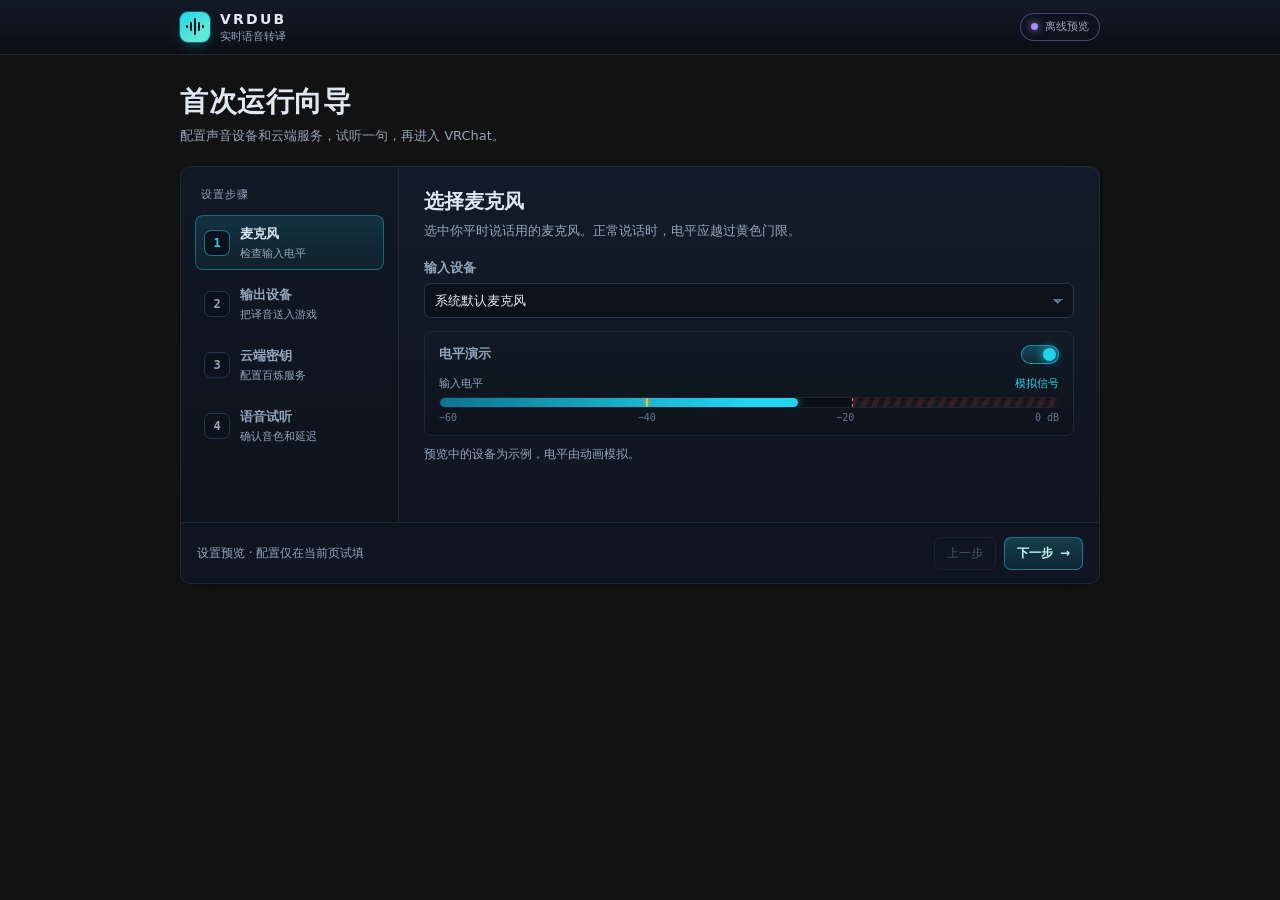
<file: vrdub/web/wizard-codex.html>
<!doctype html>
<html lang="zh-CN">
<head>
  <meta charset="utf-8">
  <meta name="viewport" content="width=device-width, initial-scale=1">
  <title>首次运行向导 · VRDUB</title>
  <style>
    :root {
      color-scheme: dark;
      --bg: #080b11;
      --bg-grad: radial-gradient(1200px 600px at 18% -10%, #12202c 0%, transparent 60%),
                  radial-gradient(900px 520px at 100% 0%, #161227 0%, transparent 55%);
      --panel: #0f1520;
      --panel-2: #131b28;
      --panel-3: #18212f;
      --line: #1d2836;
      --line-2: #27354a;
      --tx: #dfe7f2;
      --tx-2: #93a4bb;
      --tx-3: #63758d;
      --cy: #22d3ee;
      --cy-d: #0e7490;
      --pu: #a78bfa;
      --ok: #34d399;
      --warn: #fbbf24;
      --err: #f87171;
      --mono: ui-monospace, "Cascadia Mono", "Consolas", "SF Mono", monospace;
      --sans: "Segoe UI", "Microsoft YaHei UI", "Microsoft YaHei", system-ui, sans-serif;
      --r: 10px;
    }

    * { box-sizing: border-box; }
    body { margin: 0; background: var(--bg) var(--bg-grad); color: var(--tx); font: 13px/1.55 var(--sans); }
    h1, h2, p, ol, dl, dd { margin: 0; }
    ol { padding: 0; list-style: none; }
    input, select, button { font: inherit; color: inherit; }
    :focus-visible { outline: 2px solid var(--cy); outline-offset: 3px; }
    .topbar {
      border-bottom: 1px solid var(--line);
      background: linear-gradient(180deg, rgba(19,27,40,.96), rgba(10,14,21,.92));
    }
    .topbar-inner, .page { width: min(920px, calc(100% - 48px)); margin-inline: auto; }
    .topbar-inner { min-height: 54px; display: flex; align-items: center; justify-content: space-between; gap: 12px; }
    .brand { display: flex; align-items: center; gap: 10px; line-height: 1.2; }
    .brand strong { display: block; font-size: 14px; letter-spacing: .16em; }
    .brand small { display: block; margin-top: 2px; color: var(--tx-2); font-size: 11px; }
    .logo {
      width: 30px; height: 30px; border-radius: 8px; color: #07131a;
      display: flex; align-items: center; justify-content: center; gap: 2px;
      background: linear-gradient(140deg, var(--cy), #5eead4 70%);
      box-shadow: 0 0 0 1px rgba(34,211,238,.35), 0 6px 16px -8px rgba(34,211,238,.9);
    }
    .logo i { width: 2px; height: 9px; background: currentColor; border-radius: 2px; }
    .logo i:first-child, .logo i:last-child { height: 3px; }
    .logo i:nth-child(3) { height: 17px; }
    .conn { display: flex; align-items: center; gap: 7px; padding: 4px 10px; border-radius: 999px;
      border: 1px solid rgba(167,139,250,.4); background: #0c121b; color: var(--tx-2); font-size: 11px; }
    .conn::before { content: ""; width: 7px; height: 7px; border-radius: 50%; background: var(--pu); box-shadow: 0 0 9px var(--pu); }

    .page { padding-block: 29px 24px; }
    .intro { margin-bottom: 20px; }
    h1 { font-size: 28px; line-height: 1.25; letter-spacing: .02em; }
    .intro p, .panel-head p { margin-top: 7px; color: var(--tx-2); }
    .card {
      background: linear-gradient(180deg, var(--panel-2), var(--panel));
      border: 1px solid var(--line); border-radius: var(--r);
      box-shadow: 0 1px 0 rgba(255,255,255,.02) inset, 0 6px 18px -12px rgba(0,0,0,.9);
    }
    .wizard { display: grid; grid-template-columns: 218px minmax(0, 1fr); }
    .sidebar {
      padding: 19px 14px; border-right: 1px solid var(--line);
      border-radius: var(--r) 0 0 0; background: linear-gradient(180deg, #111925, #0d131c);
    }
    .sidebar-title { margin: 0 6px 12px; color: var(--tx-2); font-size: 11px; letter-spacing: .08em; }
    .step-list { display: grid; gap: 6px; }
    .step-link, .step-current {
      display: flex; align-items: center; gap: 10px; min-height: 55px;
      padding: 7px 8px; border: 1px solid transparent; border-radius: 8px;
      color: var(--tx-2); text-decoration: none;
    }
    .step-link:hover { background: var(--panel-3); color: var(--tx); }
    .step-number {
      display: grid; place-items: center; flex: 0 0 26px; height: 26px;
      border-radius: 7px; border: 1px solid var(--line-2); background: #0c121b;
      font: 600 12px/1 var(--mono);
    }
    .step-label b, .step-label small { display: block; }
    .step-label b { font-weight: 600; }
    .step-label small { margin-top: 1px; font-size: 11px; color: var(--tx-2); }
    .step-current {
      display: none; border-color: rgba(34,211,238,.38); color: var(--tx);
      background: linear-gradient(180deg, rgba(34,211,238,.14), rgba(34,211,238,.05));
    }
    .step-current .step-number { color: var(--cy); border-color: rgba(34,211,238,.5); }

    /* 片段链接负责切换步骤，表单控件保留在页面中。 */
    .panel, .actions { display: none; }
    .wizard:not(:has(.panel:target)) #mic, .panel:target { display: block; }
    .wizard:not(:has(.panel:target)) .step-mic .step-link,
    .wizard:has(#mic:target) .step-mic .step-link,
    .wizard:has(#output:target) .step-output .step-link,
    .wizard:has(#key:target) .step-key .step-link,
    .wizard:has(#preview:target) .step-preview .step-link { display: none; }
    .wizard:not(:has(.panel:target)) .step-mic .step-current,
    .wizard:has(#mic:target) .step-mic .step-current,
    .wizard:has(#output:target) .step-output .step-current,
    .wizard:has(#key:target) .step-key .step-current,
    .wizard:has(#preview:target) .step-preview .step-current,
    .wizard:not(:has(.panel:target)) .actions-mic,
    .wizard:has(#mic:target) .actions-mic,
    .wizard:has(#output:target) .actions-output,
    .wizard:has(#key:target) .actions-key,
    .wizard:has(#preview:target) .actions-preview { display: flex; }

    .workspace { min-height: 355px; padding: 22px 25px 23px; }
    .panel-head { margin-bottom: 17px; }
    h2 { font-size: 20px; line-height: 1.25; font-weight: 600; }
    .field { display: grid; gap: 5px; }
    .field > label, .control-label { font-weight: 600; color: var(--tx-2); }
    select, input[type=password] {
      width: 100%; min-width: 0; min-height: 35px; border-radius: 7px;
      padding: 6px 10px; border: 1px solid var(--line-2); background-color: #0c121b;
    }
    select {
      appearance: none; cursor: pointer; padding-right: 27px;
      background-image: linear-gradient(45deg, transparent 50%, #5d7089 50%), linear-gradient(135deg, #5d7089 50%, transparent 50%);
      background-position: calc(100% - 15px) 15px, calc(100% - 10px) 15px;
      background-size: 5px 5px; background-repeat: no-repeat;
    }
    select:hover, input[type=password]:hover { background-color: #0f1620; border-color: #33455d; }
    select:focus, input[type=password]:focus { border-color: var(--cy); box-shadow: 0 0 0 3px rgba(34,211,238,.12); outline: none; }
    input[type=password], code { font-family: var(--mono); }
    option { background: #0c121b; }
    .hint { color: var(--tx-2); font-size: 12px; }
    .inset {
      margin-top: 13px; padding: 12px 14px; border: 1px solid var(--line); border-radius: 8px;
      background: linear-gradient(180deg, #111a25, #0d131c);
    }
    .inset p + p { margin-top: 4px; }
    .meter-head, .switch-row, .play-row { display: flex; align-items: center; justify-content: space-between; gap: 10px; }
    .switch-row { cursor: pointer; }
    .switch {
      appearance: none; position: relative; flex: 0 0 38px; width: 38px; height: 19px; margin: 0;
      border: 1px solid var(--line-2); border-radius: 11px; background: #141d29; cursor: pointer; transition: .16s;
    }
    .switch::before {
      content: ""; position: absolute; inset: 2px auto auto 2px; width: 13px; height: 13px;
      border-radius: 50%; background: #5b6c83; transition: transform .18s;
    }
    .switch:checked { border-color: rgba(34,211,238,.6); background: linear-gradient(180deg, rgba(34,211,238,.26), rgba(34,211,238,.1)); }
    .switch:checked::before { transform: translateX(19px); background: var(--cy); box-shadow: 0 0 10px rgba(34,211,238,.9); }
    .meter { margin-top: 10px; }
    .meter-head { font-size: 11px; color: var(--tx-2); margin-bottom: 5px; }
    .meter-head b { color: var(--cy); font: 500 11px/1 var(--mono); }
    .track {
      position: relative; height: 11px; border-radius: 6px; overflow: hidden;
      background: #0b1119; border: 1px solid #1a2432; box-shadow: inset 0 1px 3px rgba(0,0,0,.6);
    }
    .risk-zone, .fill, .gate { position: absolute; top: 0; bottom: 0; }
    .risk-zone {
      inset-inline: 66.667% 0; border-left: 1px dashed var(--err);
      background: repeating-linear-gradient(115deg, rgba(248,113,113,.16) 0 5px, rgba(248,113,113,.07) 5px 10px);
    }
    .fill {
      left: 0; width: 58%; border-radius: 6px;
      background: linear-gradient(90deg, var(--cy-d), var(--cy) 85%); box-shadow: 0 0 10px rgba(34,211,238,.65);
      animation: signal 2.7s linear infinite;
    }
    .gate { left: 33.333%; width: 2px; border-radius: 2px; background: var(--warn); box-shadow: 0 0 5px rgba(251,191,36,.85); }
    .scale { display: flex; justify-content: space-between; margin-top: 5px; color: var(--tx-3); font: 10px/1 var(--mono); }
    .inset:has(#meter-demo:not(:checked)) .fill { animation: none; width: 0; }
    .inset:has(#meter-demo:not(:checked)) .meter-head b { color: var(--tx-2); }
    .meter-paused, .inset:has(#meter-demo:not(:checked)) .meter-active { display: none; }
    .inset:has(#meter-demo:not(:checked)) .meter-paused { display: inline; }
    @keyframes signal {
      0%, 100% { width: 19%; } 9% { width: 49%; } 19% { width: 63%; }
      31% { width: 37%; } 45% { width: 56%; } 57% { width: 26%; }
      67% { width: 65%; } 78% { width: 48%; } 88% { width: 32%; }
    }

    .route { display: flex; flex-wrap: wrap; align-items: center; gap: 8px; margin-block: 7px; color: var(--tx-2); }
    .route b { padding: 2px 7px; border: 1px solid var(--line-2); border-radius: 4px; color: var(--tx); font: 500 11px/1.5 var(--mono); }
    .settings { display: grid; gap: 7px; }
    .settings div { display: grid; grid-template-columns: 68px 1fr; gap: 8px; }
    .settings dt { color: var(--tx-2); }
    .settings code { overflow-wrap: anywhere; }
    .preview-controls { display: grid; grid-template-columns: 1fr 1fr; gap: 14px; align-items: end; }
    .rate { display: grid; gap: 5px; }
    .rate-track { display: flex; align-items: center; gap: 9px; min-height: 35px; }
    .rate-track span { color: var(--tx-2); font: 11px/1 var(--mono); }
    input[type=range] { appearance: none; min-width: 0; width: 100%; height: 16px; margin: 0; background: transparent; cursor: pointer; }
    input[type=range]::-webkit-slider-runnable-track { height: 4px; border-radius: 3px; background: #27354a; }
    input[type=range]::-webkit-slider-thumb {
      appearance: none; width: 12px; height: 12px; margin-top: -4px; border-radius: 50%;
      background: #dff9ff; border: 2px solid var(--cy); box-shadow: 0 0 8px rgba(34,211,238,.8);
    }
    input[type=range]::-moz-range-track { height: 4px; border-radius: 3px; background: #27354a; }
    input[type=range]::-moz-range-thumb { width: 9px; height: 9px; border-radius: 50%; background: #dff9ff; border: 2px solid var(--cy); box-shadow: 0 0 8px rgba(34,211,238,.8); }
    .sample { color: var(--tx); font-size: 14px; }
    .play-row { margin-top: 6px; }
    .metrics { display: grid; grid-template-columns: 1fr 1fr; gap: 9px; margin-top: 10px; }
    .metrics div { padding: 6px 10px; border: 1px solid var(--line); border-radius: 7px; background: #0c121b; }
    .metrics dt { color: var(--tx-2); font-size: 11px; }
    .metrics b { color: #eaf6ff; font: 600 23px/1.15 var(--mono); text-shadow: 0 0 22px rgba(34,211,238,.26); }
    .metrics small { color: var(--tx-2); font: 11px/1 var(--mono); }
    .preview-result { display: none; }
    #preview:has([open]) .preview-result { display: inline; }
    #preview:has([open]) .preview-idle { display: none; }
    .result-label { color: var(--ok); }
    summary { list-style: none; }
    summary::-webkit-details-marker { display: none; }

    .footer {
      grid-column: 1 / -1; display: flex; align-items: center; justify-content: space-between;
      gap: 12px; min-height: 61px; padding: 11px 16px;
      border-top: 1px solid var(--line); border-radius: 0 0 var(--r) var(--r); background: #0f1621;
    }
    .actions { align-items: center; gap: 8px; }
    .btn {
      display: inline-flex; align-items: center; justify-content: center; gap: 7px; min-height: 33px;
      padding: 5px 12px; border-radius: 7px; border: 1px solid var(--line-2);
      background: #16202e; color: var(--tx); font-size: 12px; text-decoration: none; white-space: nowrap;
      cursor: pointer; transition: .14s;
    }
    .btn.ghost { background: transparent; color: var(--tx-2); }
    .btn:hover { background: #1d2939; border-color: #34455c; transform: translateY(-1px); }
    .btn:active { transform: translateY(0); }
    .btn.primary { border-color: rgba(34,211,238,.45); background: linear-gradient(180deg, rgba(34,211,238,.22), rgba(34,211,238,.08)); color: #c8f7ff; font-weight: 600; }
    .btn.primary:hover { box-shadow: 0 0 18px -6px rgba(34,211,238,.8); background: linear-gradient(180deg, rgba(34,211,238,.32), rgba(34,211,238,.12)); }
    .btn:disabled { opacity: .45; cursor: default; transform: none; }
    .play-icon { width: 0; height: 0; border-block: 5px solid transparent; border-left: 8px solid currentColor; }
    #finished { position: fixed; inset: 0; width: min(370px, calc(100% - 32px)); padding: 20px; color: var(--tx); }
    #finished::backdrop { background: rgba(8,11,17,.72); }
    #finished p { margin-block: 8px 14px; }

    @media (max-width: 680px) {
      .topbar-inner, .page { width: calc(100% - 24px); }
      .page { padding-block: 19px; }
      .wizard { grid-template-columns: minmax(0, 1fr); }
      .sidebar { padding: 9px; border-right: 0; border-bottom: 1px solid var(--line); border-radius: var(--r) var(--r) 0 0; }
      .sidebar-title, .step-label small { display: none; }
      .step-list { grid-template-columns: repeat(4, minmax(0, 1fr)); gap: 3px; }
      .step-link, .step-current { flex-direction: column; gap: 4px; padding: 5px 2px; font-size: 11px; white-space: nowrap; }
      .step-number { flex-basis: auto; width: 22px; height: 22px; }
      .workspace { min-height: 0; padding: 16px 13px 18px; }
      .footer { padding-inline: 10px; }
    }
    @media (prefers-reduced-motion: reduce) {
      *, *::before { animation: none !important; transition: none !important; }
    }
  </style>
</head>
<body>
  <header class="topbar">
    <div class="topbar-inner">
      <div class="brand">
        <span class="logo" aria-hidden="true"><i></i><i></i><i></i><i></i><i></i></span>
        <div><strong>VRDUB</strong><small>实时语音转译</small></div>
      </div>
      <span class="conn">离线预览</span>
    </div>
  </header>

  <main class="page">
    <div class="intro">
      <h1>首次运行向导</h1>
      <p>配置声音设备和云端服务，试听一句，再进入 VRChat。</p>
    </div>

    <div class="wizard card">
      <nav class="sidebar" aria-label="向导步骤">
        <p class="sidebar-title">设置步骤</p>
        <ol class="step-list">
          <li class="step-mic">
            <a class="step-link" href="#mic"><span class="step-number">1</span><span class="step-label"><b>麦克风</b><small>检查输入电平</small></span></a>
            <span class="step-current" aria-current="step"><span class="step-number">1</span><span class="step-label"><b>麦克风</b><small>检查输入电平</small></span></span>
          </li>
          <li class="step-output">
            <a class="step-link" href="#output"><span class="step-number">2</span><span class="step-label"><b>输出设备</b><small>把译音送入游戏</small></span></a>
            <span class="step-current" aria-current="step"><span class="step-number">2</span><span class="step-label"><b>输出设备</b><small>把译音送入游戏</small></span></span>
          </li>
          <li class="step-key">
            <a class="step-link" href="#key"><span class="step-number">3</span><span class="step-label"><b>云端密钥</b><small>配置百炼服务</small></span></a>
            <span class="step-current" aria-current="step"><span class="step-number">3</span><span class="step-label"><b>云端密钥</b><small>配置百炼服务</small></span></span>
          </li>
          <li class="step-preview">
            <a class="step-link" href="#preview"><span class="step-number">4</span><span class="step-label"><b>语音试听</b><small>确认音色和延迟</small></span></a>
            <span class="step-current" aria-current="step"><span class="step-number">4</span><span class="step-label"><b>语音试听</b><small>确认音色和延迟</small></span></span>
          </li>
        </ol>
      </nav>

      <div class="workspace">
        <section class="panel" id="mic" tabindex="-1" aria-labelledby="mic-title">
          <div class="panel-head">
            <h2 id="mic-title">选择麦克风</h2>
            <p>选中你平时说话用的麦克风。正常说话时，电平应越过黄色门限。</p>
          </div>
          <div class="field">
            <label for="mic-device">输入设备</label>
            <select id="mic-device" aria-describedby="mic-hint">
              <option>系统默认麦克风</option>
              <option>耳机麦克风</option>
              <option>USB 麦克风</option>
            </select>
          </div>
          <div class="inset">
            <label class="switch-row" for="meter-demo">
              <span class="control-label">电平演示</span>
              <input class="switch" type="checkbox" role="switch" id="meter-demo" checked>
            </label>
            <div class="meter">
              <div class="meter-head"><span>输入电平</span><b><span class="meter-active">模拟信号</span><span class="meter-paused">已暂停</span></b></div>
              <div class="track" aria-hidden="true"><div class="risk-zone"></div><div class="fill"></div><i class="gate"></i></div>
              <div class="scale" aria-hidden="true"><span>−60</span><span>−40</span><span>−20</span><span>0 dB</span></div>
            </div>
          </div>
          <p class="hint" id="mic-hint" style="margin-top: 9px">预览中的设备为示例，电平由动画模拟。</p>
        </section>

        <section class="panel" id="output" tabindex="-1" aria-labelledby="output-title">
          <div class="panel-head">
            <h2 id="output-title">选择输出设备</h2>
            <p>把合成语音送进虚拟音频线，让 VRChat 里的其他玩家听到译音。</p>
          </div>
          <div class="field">
            <label for="output-device">译音输出设备</label>
            <select id="output-device">
              <option selected>CABLE Input（VB-Audio Virtual Cable）</option>
              <option>系统默认扬声器</option>
              <option>耳机</option>
            </select>
          </div>
          <div class="inset">
            <p class="control-label">在 VRChat 中选择 CABLE Output 作为麦克风</p>
            <div class="route"><span>VRDUB 输出</span><b>CABLE Input</b><span aria-hidden="true">→</span><b>CABLE Output</b><span>VRChat 麦克风</span></div>
            <p class="hint">如果只想在本机试听，可以选择耳机或扬声器。</p>
          </div>
          <label class="switch-row inset" for="monitor">
            <span class="control-label">同时在耳机中监听译音</span>
            <input class="switch" type="checkbox" role="switch" id="monitor" checked>
          </label>
        </section>

        <section class="panel" id="key" tabindex="-1" aria-labelledby="key-title">
          <div class="panel-head">
            <h2 id="key-title">填写云端密钥</h2>
            <p>在阿里云百炼创建 API 密钥，用于翻译和语音合成。</p>
          </div>
          <div class="field">
            <label for="api-key">百炼 API 密钥</label>
            <input type="password" id="api-key" placeholder="填入示例密钥以预览" autocomplete="off" spellcheck="false" aria-describedby="key-hint">
            <p class="hint" id="key-hint">此处仅供试填。请在正式版中填写真实密钥。</p>
          </div>
          <dl class="inset settings">
            <div><dt>服务商</dt><dd>阿里云百炼 DashScope 兼容模式</dd></div>
            <div><dt>语音合成</dt><dd>云端 <code>tts-plus</code></dd></div>
            <div><dt>本地引擎</dt><dd>SenseVoice（ASR 语音识别）、PP-OCR（屏幕文字识别）</dd></div>
            <div><dt>配置路径</dt><dd><code>%LOCALAPPDATA%\VRDub\config\settings.json</code></dd></div>
          </dl>
        </section>

        <section class="panel" id="preview" tabindex="-1" aria-labelledby="preview-title">
          <div class="panel-head">
            <h2 id="preview-title">说一句试听</h2>
            <p>选好音色后，对麦克风读一句，再点「试听」查看译音结果。</p>
          </div>
          <div class="preview-controls">
            <div class="field">
              <label for="voice">音色</label>
              <select id="voice">
                <option selected>t3 · 克隆音色（默认）</option>
                <option>t1</option>
                <option>t2</option>
                <option>t4</option>
              </select>
            </div>
            <div class="rate">
              <label class="control-label" for="rate">语速</label>
              <div class="rate-track"><span aria-hidden="true">0.6×</span><input id="rate" type="range" min="0.6" max="1.6" step="0.02" value="1"><span aria-hidden="true">1.6×</span></div>
            </div>
          </div>
          <div class="inset">
            <p class="sample">「你好，很高兴在这里见到你。」</p>
            <div class="play-row">
              <p class="hint"><span class="preview-idle">点击试听，查看示例结果。</span><span class="preview-result result-label">试听结果示例</span></p>
              <details>
                <summary class="btn primary"><i class="play-icon" aria-hidden="true"></i><span class="preview-idle">试听</span><span class="preview-result">收起结果</span></summary>
              </details>
            </div>
            <dl class="metrics">
              <div><dt>延迟</dt><dd><b><span class="preview-idle">—</span><span class="preview-result">860</span></b> <small>毫秒</small></dd></div>
              <div><dt>首包</dt><dd><b><span class="preview-idle">—</span><span class="preview-result">320</span></b> <small>毫秒</small></dd></div>
            </dl>
          </div>
        </section>
      </div>

      <footer class="footer">
        <p class="hint">设置预览 · 配置仅在当前页试填</p>
        <div class="actions actions-mic"><button class="btn ghost" type="button" disabled>上一步</button><a class="btn primary" href="#output">下一步 <span aria-hidden="true">→</span></a></div>
        <div class="actions actions-output"><a class="btn ghost" href="#mic">上一步</a><a class="btn primary" href="#key">下一步 <span aria-hidden="true">→</span></a></div>
        <div class="actions actions-key"><a class="btn ghost" href="#output">上一步</a><a class="btn primary" href="#preview">下一步 <span aria-hidden="true">→</span></a></div>
        <div class="actions actions-preview"><a class="btn ghost" href="#key">上一步</a><button class="btn primary" type="button" popovertarget="finished">完成向导</button></div>
      </footer>
    </div>
  </main>

  <div class="card" id="finished" popover role="dialog" aria-labelledby="finished-title">
    <h2 id="finished-title">向导预览完成</h2>
    <p class="hint">正式版会将这些设置保存到本机配置文件。</p>
    <button class="btn primary" type="button" popovertarget="finished" popovertargetaction="hide">关闭</button>
  </div>
</body>
</html>
</file>
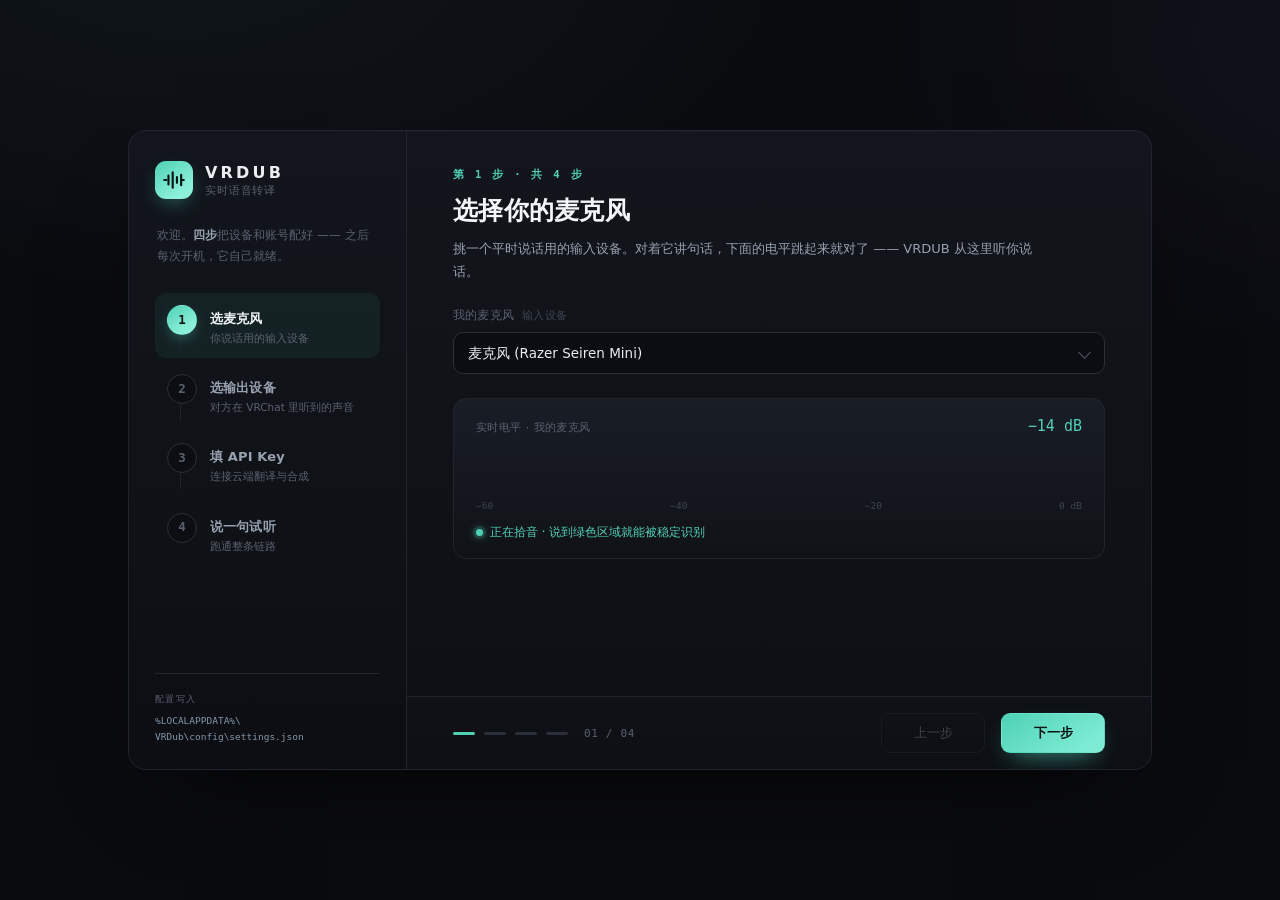
<file: vrdub/web/wizard-opus.html>
<!doctype html>
<html lang="zh-CN">
<head>
<meta charset="utf-8" />
<meta name="viewport" content="width=device-width, initial-scale=1" />
<title>VRDUB · 首次运行向导</title>
<style>
/* ============================================================
   VRDUB 首次运行向导 · 静态原型（纯 HTML + CSS，无 JS、无外链）
   编排：墨黑底 · 单一玉色主调 · 琥珀点缀 · 发丝分隔线 · 大留白
   步骤切换 = 隐藏 radio + :checked 兄弟选择器（零脚本）
   ============================================================ */
:root{
  --ink:#0a0b0f;
  --ink-grad:radial-gradient(1100px 620px at 14% -8%, #10161c 0%, transparent 58%),
             radial-gradient(900px 560px at 108% 4%, #12121c 0%, transparent 56%);
  --surface:#101217;
  --surface-2:#14171e;
  --raise:#191d26;
  --hair:#20242e;
  --hair-2:#2a3039;
  --txt:#e9ecf1;
  --txt-2:#98a1b0;
  --txt-3:#59616f;
  --txt-4:#3d4452;
  --accent:#4fd1b5;
  --accent-dim:#2f9e89;
  --accent-ink:#06120f;
  --amber:#f0b45a;
  --rose:#f0808a;
  --mono:ui-monospace,"Cascadia Mono","Consolas","SF Mono",monospace;
  --sans:"Segoe UI","Microsoft YaHei UI","Microsoft YaHei",system-ui,sans-serif;
  --radius:13px;
}
*{box-sizing:border-box}
[hidden]{display:none !important}
html,body{height:100%}
body{
  margin:0;display:grid;place-items:center;
  font-family:var(--sans);font-size:13.5px;color:var(--txt);
  background:var(--ink);background-image:var(--ink-grad);
  -webkit-font-smoothing:antialiased;overflow:hidden;
}
::selection{background:rgba(79,209,181,.26)}
button,select,input,textarea{font-family:inherit;font-size:inherit;color:inherit}
:focus-visible{outline:2px solid rgba(79,209,181,.55);outline-offset:2px}

.wiz{
  width:1024px;height:640px;display:flex;overflow:hidden;position:relative;
  border:1px solid var(--hair);border-radius:18px;
  background:linear-gradient(180deg,#12151b,#0d0f14);
  box-shadow:0 1px 0 rgba(255,255,255,.03) inset, 0 40px 100px -50px rgba(0,0,0,.96);
}
.sctl{position:absolute;opacity:0;pointer-events:none;width:0;height:0}

/* ===================== 左 · 步骤条 ===================== */
.rail{
  flex:0 0 278px;display:flex;flex-direction:column;padding:30px 26px 24px;
  border-right:1px solid var(--hair);
  background:linear-gradient(180deg,rgba(18,22,28,.6),rgba(9,11,15,.3));
}
.brand{display:flex;align-items:center;gap:12px}
.mark{
  width:38px;height:38px;border-radius:11px;display:grid;place-items:center;color:var(--accent-ink);
  background:linear-gradient(145deg,var(--accent),#8ef0da 78%);
  box-shadow:0 8px 22px -10px rgba(79,209,181,.9);
}
.brandtxt{display:flex;flex-direction:column;line-height:1.2}
.brandtxt b{font-size:16px;letter-spacing:.2em;font-weight:600}
.brandtxt span{font-size:10.5px;color:var(--txt-3);letter-spacing:.08em;margin-top:2px}
.welcome{margin:26px 2px 26px;font-size:12px;line-height:1.75;color:var(--txt-3)}
.welcome b{color:var(--txt-2);font-weight:600}

.steps{display:flex;flex-direction:column;gap:4px}
.sitem{
  display:grid;grid-template-columns:30px 1fr;gap:13px;align-items:start;
  padding:12px 12px;border-radius:11px;position:relative;
  transition:background .2s;
}
.snum{
  width:30px;height:30px;border-radius:50%;display:grid;place-items:center;z-index:2;
  font:600 12.5px/1 var(--mono);color:var(--txt-3);
  border:1px solid var(--hair-2);background:#0c0e13;transition:.2s;
}
.sitem::before{content:"";position:absolute;left:24.5px;top:42px;height:16px;width:1.5px;background:var(--hair);z-index:1}
.sitem:last-child::before{display:none}
.stext{display:flex;flex-direction:column;gap:3px;padding-top:5px}
.stext b{font-size:13px;font-weight:600;color:var(--txt-2);letter-spacing:.01em}
.stext span{font-size:10.5px;color:var(--txt-3);line-height:1.45}

.railfoot{margin-top:auto;padding-top:18px;border-top:1px solid var(--hair);font:10px/1.7 var(--mono)}
.railfoot .fk{color:var(--txt-3);letter-spacing:.14em;text-transform:uppercase;font-size:9px}
.railfoot .fv{color:#8696a8;margin-top:5px}
.railfoot .fv span{display:block;white-space:nowrap;font-size:9.5px}

/* ===================== 右 · 内容区 ===================== */
.stage{flex:1 1 auto;min-width:0;display:flex;flex-direction:column}
.panel{flex:1 1 auto;min-height:0;display:none;flex-direction:column}
.pbody{flex:1 1 auto;min-height:0;padding:38px 46px 20px;display:flex;flex-direction:column}
.eyebrow{font:600 10.5px/1 var(--mono);letter-spacing:.22em;color:var(--accent);text-transform:uppercase}
h1{margin:14px 0 10px;font-size:25px;font-weight:600;letter-spacing:.01em;color:#f2f5f9}
.lede{margin:0;font-size:13px;line-height:1.8;color:var(--txt-2);max-width:580px}
.lede b{color:var(--txt);font-weight:600}
code{font-family:var(--mono);font-size:11.5px;color:#9af0dc;background:rgba(79,209,181,.08);border:1px solid rgba(79,209,181,.2);border-radius:5px;padding:1px 6px}

/* ===================== 底 · 导航 ===================== */
.foot{
  flex:0 0 auto;display:flex;align-items:center;gap:16px;padding:16px 46px;
  border-top:1px solid var(--hair);background:linear-gradient(180deg,rgba(16,19,25,.5),transparent);
}
.pager{display:flex;align-items:center;gap:9px}
.pager i{width:22px;height:3px;border-radius:2px;background:var(--hair-2);transition:.25s}
.pgtxt{font:11px/1 var(--mono);color:var(--txt-3);letter-spacing:.06em}
.foot .spacer{flex:1}
/* ===================== 按钮 ===================== */
.btn{
  display:inline-flex;align-items:center;justify-content:center;gap:8px;
  padding:10px 20px;border-radius:9px;cursor:pointer;user-select:none;
  border:1px solid var(--hair-2);background:#161a22;color:var(--txt);
  font-size:13px;transition:.15s;white-space:nowrap;
}
.btn:hover{background:#1b2029;border-color:#36414f;transform:translateY(-1px)}
.btn:active{transform:translateY(0) scale(.99)}
.btn.primary{
  border-color:transparent;color:var(--accent-ink);font-weight:600;
  background:linear-gradient(145deg,var(--accent),#7eecd5 85%);
  box-shadow:0 10px 26px -12px rgba(79,209,181,.95);
}
.btn.primary:hover{box-shadow:0 12px 30px -10px rgba(79,209,181,1);filter:brightness(1.04)}
.btn.ghost{background:transparent;color:var(--txt-2);border-color:var(--hair-2)}
.btn.ghost:hover{color:var(--txt);background:#161a22}
.btn.lg{padding:11px 24px;font-size:14px}
.btn[disabled]{opacity:.35;pointer-events:none}
.navbtn{min-width:104px}
label.navbtn{cursor:pointer}

/* ===================== 表单控件 ===================== */
.field{display:flex;flex-direction:column;gap:8px;margin-bottom:18px;min-width:0}
.field>label{font-size:12px;color:var(--txt-3);letter-spacing:.02em;display:flex;gap:8px;align-items:baseline}
.field>label .hint{font-size:10.5px;color:var(--txt-4)}
.selwrap{position:relative}
.selwrap::after{
  content:"";position:absolute;right:16px;top:50%;width:8px;height:8px;margin-top:-5px;
  border-right:1.5px solid var(--txt-3);border-bottom:1.5px solid var(--txt-3);
  transform:rotate(45deg);pointer-events:none;
}
select,input[type=text],input[type=password],textarea{
  width:100%;min-width:0;background:#0b0d12;border:1px solid var(--hair-2);border-radius:10px;
  padding:12px 14px;color:var(--txt);font-size:13.5px;
  transition:border-color .15s,box-shadow .15s,background .15s;
}
select{appearance:none;padding-right:38px;cursor:pointer}
select:hover,textarea:hover,input:hover{border-color:#36414f;background-color:#0e1118}
select:focus,textarea:focus,input:focus{border-color:rgba(79,209,181,.6);box-shadow:0 0 0 3px rgba(79,209,181,.12);outline:none}
textarea{resize:none;line-height:1.75;min-height:70px;font-size:14px}
option{background:#0b0d12;color:var(--txt)}
.note{font-size:11.5px;line-height:1.65;color:var(--txt-3)}
.note.good{color:var(--accent)}
.note b{color:var(--txt-2);font-weight:600}

/* ===================== ① 分段 EQ 电平表 ===================== */
.levelcard{
  margin-top:6px;padding:20px 22px 18px;border-radius:var(--radius);
  border:1px solid var(--hair);background:linear-gradient(180deg,var(--raise),var(--surface));
}
.lvltop{display:flex;justify-content:space-between;align-items:baseline;margin-bottom:12px}
.lvltop .lk{font-size:11px;color:var(--txt-3);letter-spacing:.04em}
.lvltop .lv{font:500 15px/1 var(--mono);font-variant-numeric:tabular-nums;color:var(--accent)}
.eq{display:flex;align-items:flex-end;gap:3px;height:44px}
.eq span{
  flex:1;border-radius:2px;background:#1a2028;
  transform-origin:bottom;animation:eq 2.4s ease-in-out infinite;
}
.eq span:nth-child(3n){background:#1d2730}
@keyframes eq{
  0%,100%{height:16%;background:#1a2028}
  28%{height:70%;background:var(--accent-dim)}
  44%{height:40%}
  60%{height:92%;background:var(--accent)}
  76%{height:34%;background:var(--accent-dim)}
}
.eq span:nth-child(1){animation-delay:-.1s} .eq span:nth-child(2){animation-delay:-.9s}
.eq span:nth-child(3){animation-delay:-.4s} .eq span:nth-child(4){animation-delay:-1.3s}
.eq span:nth-child(5){animation-delay:-.6s} .eq span:nth-child(6){animation-delay:-.2s}
.eq span:nth-child(7){animation-delay:-1.1s} .eq span:nth-child(8){animation-delay:-.7s}
.eq span:nth-child(9){animation-delay:-.3s} .eq span:nth-child(10){animation-delay:-1.4s}
.eq span:nth-child(11){animation-delay:-.5s} .eq span:nth-child(12){animation-delay:-1s}
.eq span:nth-child(13){animation-delay:-.15s} .eq span:nth-child(14){animation-delay:-.85s}
.eq span:nth-child(15){animation-delay:-.45s} .eq span:nth-child(16){animation-delay:-1.2s}
.eq span:nth-child(17){animation-delay:-.65s} .eq span:nth-child(18){animation-delay:-.25s}
.eq span:nth-child(19){animation-delay:-1.05s} .eq span:nth-child(20){animation-delay:-.55s}
.eq span:nth-child(21){animation-delay:-.35s} .eq span:nth-child(22){animation-delay:-1.35s}
.eq span:nth-child(23){animation-delay:-.75s} .eq span:nth-child(24){animation-delay:-.95s}
.lvlscale{display:flex;justify-content:space-between;margin-top:10px;font:9.5px/1 var(--mono);color:var(--txt-4)}
.livedot{display:inline-flex;align-items:center;gap:7px;font-size:11.5px;color:var(--accent);margin-top:14px}
.livedot i{width:7px;height:7px;border-radius:50%;background:var(--accent);box-shadow:0 0 0 3px rgba(79,209,181,.15),0 0 10px rgba(79,209,181,.8);animation:pulse 2.2s ease-in-out infinite}
@keyframes pulse{0%,100%{opacity:1}50%{opacity:.4}}

/* ===================== ② 路由卡 + 信号流 ===================== */
.routecard{
  display:flex;align-items:center;gap:15px;margin-top:6px;padding:16px 18px;
  border-radius:var(--radius);border:1px solid rgba(79,209,181,.22);
  background:linear-gradient(180deg,rgba(79,209,181,.07),rgba(79,209,181,.02));
}
.routecard .ric{flex:0 0 auto;width:42px;height:42px;border-radius:11px;display:grid;place-items:center;color:var(--accent);border:1px solid rgba(79,209,181,.35);background:rgba(79,209,181,.08)}
.routecard .rtx{display:flex;flex-direction:column;gap:4px;min-width:0}
.routecard .rtx b{font-size:13px;color:#e6f6f1;font-weight:600}
.routecard .rtx span{font-size:11.5px;color:var(--txt-2);line-height:1.55}
.flow{display:flex;align-items:center;gap:9px;margin-top:20px;flex-wrap:wrap;font:11px/1 var(--mono)}
.flow .n{padding:7px 12px;border-radius:8px;border:1px solid var(--hair-2);background:#0b0d12;color:var(--txt-2)}
.flow .n.hl{color:var(--accent);border-color:rgba(79,209,181,.4);background:rgba(79,209,181,.07)}
.flow .ar{color:var(--txt-4)}

/* ===================== ③ 服务商 + 引擎分工 ===================== */
.provbar{
  display:flex;align-items:center;gap:13px;padding:14px 16px;margin-bottom:18px;
  border-radius:var(--radius);border:1px solid rgba(240,180,90,.26);
  background:linear-gradient(180deg,rgba(240,180,90,.08),rgba(240,180,90,.02));
}
.provbar .pd{width:9px;height:9px;border-radius:50%;background:var(--amber);box-shadow:0 0 0 3px rgba(240,180,90,.14),0 0 9px rgba(240,180,90,.6)}
.provbar .ptx{display:flex;flex-direction:column;gap:3px}
.provbar .ptx b{font-size:13px;color:#f4e4c6;font-weight:600}
.provbar .ptx span{font-size:10.5px;color:#b59a6a}
.provbar .ptag{margin-left:auto;font:10px/1 var(--mono);color:#f0cf98;border:1px solid rgba(240,180,90,.4);border-radius:999px;padding:6px 12px;letter-spacing:.04em}
.engines{display:flex;gap:10px}
.eng{flex:1;display:flex;flex-direction:column;gap:5px;padding:13px 14px;border-radius:11px;border:1px solid var(--hair);background:var(--surface-2)}
.eng .eh{display:flex;align-items:center;gap:7px;font-size:12px;color:#e2e8ef;font-weight:600}
.eng .eh .tag{font:9px/1 var(--mono);padding:3px 7px;border-radius:5px;border:1px solid currentColor}
.eng.cloud .eh .tag{color:var(--accent)}
.eng.local .eh .tag{color:var(--amber)}
.eng .ed{font-size:10.5px;color:var(--txt-3);line-height:1.55}

/* ===================== ④ 音色 + 试听 + 数字位 ===================== */
.voices{display:flex;gap:10px;margin-top:4px}
.voice{
  flex:1;display:flex;flex-direction:column;gap:5px;padding:13px 14px;border-radius:11px;cursor:pointer;user-select:none;position:relative;
  border:1px solid var(--hair-2);background:#0e1118;transition:transform .13s,border-color .15s,background .15s;
}
.voice:hover{transform:translateY(-2px);border-color:#36414f;background:#121621}
.voice .vn{font:600 15px/1 var(--mono);color:#aef0e2}
.voice .vl{font-size:10.5px;color:var(--txt-3)}
.voice.on{border-color:rgba(79,209,181,.6);background:rgba(79,209,181,.09)}
.voice.on .vn{color:#d6fff5}
.voice.on .vl{color:#8fe4d5}
.voice .badge{position:absolute;top:10px;right:10px;font:9px/1 var(--mono);color:var(--accent-ink);background:var(--accent);border-radius:5px;padding:3px 6px}
.audition{display:flex;align-items:center;gap:14px;margin-top:14px}
.audition .ph{font-size:11.5px;color:var(--txt-3);line-height:1.5}
.metrics{display:flex;gap:14px;margin-top:14px}
.metric{flex:1;padding:14px 20px;border-radius:var(--radius);border:1px solid var(--hair);background:linear-gradient(180deg,var(--raise),var(--surface))}
.metric .mk{font:600 9.5px/1 var(--mono);letter-spacing:.16em;color:var(--txt-3);text-transform:uppercase}
.metric .mv{font:600 34px/1 var(--mono);font-variant-numeric:tabular-nums;letter-spacing:-.02em;margin-top:9px;color:#eafaf6}
.metric .mv .u{font-size:14px;color:var(--txt-3);margin-left:5px}
.metric.amber .mv{color:#ffdca6}
.metric .mn{font-size:10.5px;color:var(--txt-3);margin-top:8px;line-height:1.5}
/* 试听前后态：#tried 切换 */
.audition .ic-redo{display:none}
.audition .audlabel.after{display:none}
#tried:checked ~ .wiz .audition .audlabel.before{display:none}
#tried:checked ~ .wiz .audition .audlabel.after{display:inline}
.audition .ph.after{display:none;align-items:center;gap:7px;color:var(--accent);font-size:11.5px}
.audition .ph.after .okdot{width:7px;height:7px;border-radius:50%;background:var(--accent);box-shadow:0 0 0 3px rgba(79,209,181,.15),0 0 9px rgba(79,209,181,.8)}
.metrics{transition:opacity .25s}
#tried:not(:checked) ~ .wiz .metrics{opacity:0;visibility:hidden}
#tried:checked ~ .wiz .audition .ic-play{display:none}
#tried:checked ~ .wiz .audition .ic-redo{display:inline}
#tried:checked ~ .wiz .audition .ph.before{display:none}
#tried:checked ~ .wiz .audition .ph.after{display:inline-flex}

/* ===================== 状态机 ===================== */
#s1:checked ~ .wiz #p1,#s2:checked ~ .wiz #p2,#s3:checked ~ .wiz #p3,#s4:checked ~ .wiz #p4{display:flex}
/* 当前步骤高亮 */
#s1:checked ~ .wiz .r1,#s2:checked ~ .wiz .r2,#s3:checked ~ .wiz .r3,#s4:checked ~ .wiz .r4{background:rgba(79,209,181,.07)}
#s1:checked ~ .wiz .r1 .snum,#s2:checked ~ .wiz .r2 .snum,#s3:checked ~ .wiz .r3 .snum,#s4:checked ~ .wiz .r4 .snum{
  color:var(--accent-ink);background:linear-gradient(145deg,var(--accent),#8ef0da 78%);border-color:transparent;box-shadow:0 6px 16px -7px rgba(79,209,181,.9)}
#s1:checked ~ .wiz .r1 .stext b,#s2:checked ~ .wiz .r2 .stext b,#s3:checked ~ .wiz .r3 .stext b,#s4:checked ~ .wiz .r4 .stext b{color:#f2f5f9}
/* 已过步骤打勾色 */
#s2:checked ~ .wiz .r1 .snum,#s3:checked ~ .wiz .r1 .snum,#s4:checked ~ .wiz .r1 .snum,
#s3:checked ~ .wiz .r2 .snum,#s4:checked ~ .wiz .r2 .snum,
#s4:checked ~ .wiz .r3 .snum{color:var(--accent);border-color:rgba(79,209,181,.45);background:rgba(79,209,181,.06)}
/* 底部进度条 */
#s1:checked ~ .wiz #p1 .pager i:nth-child(1),
#s2:checked ~ .wiz #p2 .pager i:nth-child(-n+2),
#s3:checked ~ .wiz #p3 .pager i:nth-child(-n+3),
#s4:checked ~ .wiz #p4 .pager i{background:var(--accent)}
</style>
</head>
<body>
<!-- 纯 CSS 步骤状态机：默认第 1 步 -->
<input class="sctl" type="radio" name="step" id="s1" checked>
<input class="sctl" type="radio" name="step" id="s2">
<input class="sctl" type="radio" name="step" id="s3">
<input class="sctl" type="radio" name="step" id="s4">
<input class="sctl" type="checkbox" id="tried">

<div class="wiz">

  <!-- ===== 左 · 步骤条 ===== -->
  <aside class="rail">
    <div class="brand">
      <div class="mark" aria-hidden="true">
        <svg viewBox="0 0 32 32" width="26" height="26" fill="none" stroke="currentColor" stroke-width="2.6" stroke-linecap="round">
          <path d="M4 16h2.4M9.2 10.5v11M14.4 6.5v19M19.6 12.5v7M24.8 9.5v13M28 16h-2.4"/>
        </svg>
      </div>
      <div class="brandtxt"><b>VRDUB</b><span>实时语音转译</span></div>
    </div>
    <div class="welcome">欢迎。<b>四步</b>把设备和账号配好 —— 之后每次开机，它自己就绪。</div>

    <div class="steps">
      <div class="sitem r1"><div class="snum">1</div><div class="stext"><b>选麦克风</b><span>你说话用的输入设备</span></div></div>
      <div class="sitem r2"><div class="snum">2</div><div class="stext"><b>选输出设备</b><span>对方在 VRChat 里听到的声音</span></div></div>
      <div class="sitem r3"><div class="snum">3</div><div class="stext"><b>填 API Key</b><span>连接云端翻译与合成</span></div></div>
      <div class="sitem r4"><div class="snum">4</div><div class="stext"><b>说一句试听</b><span>跑通整条链路</span></div></div>
    </div>

    <div class="railfoot">
      <div class="fk">配置写入</div>
      <div class="fv"><span>%LOCALAPPDATA%\</span><span>VRDub\config\settings.json</span></div>
    </div>
  </aside>

  <!-- ===== 右 · 内容区 ===== -->
  <div class="stage">

    <!-- ① 选麦克风 -->
    <section class="panel" id="p1">
      <div class="pbody">
        <div class="eyebrow">第 1 步 · 共 4 步</div>
        <h1>选择你的麦克风</h1>
        <p class="lede">挑一个平时说话用的输入设备。对着它讲句话，下面的电平跳起来就对了 —— VRDUB 从这里听你说话。</p>

        <div class="field" style="margin-top:24px">
          <label>我的麦克风 <span class="hint">输入设备</span></label>
          <div class="selwrap">
            <select>
              <option>麦克风 (Razer Seiren Mini)</option>
              <option>麦克风 (Realtek High Definition Audio)</option>
              <option>线路输入 (USB Audio CODEC)</option>
              <option>麦克风阵列 (Intel Smart Sound)</option>
            </select>
          </div>
        </div>

        <div class="levelcard">
          <div class="lvltop"><span class="lk">实时电平 · 我的麦克风</span><span class="lv">−14 dB</span></div>
          <div class="eq">
            <span></span><span></span><span></span><span></span><span></span><span></span>
            <span></span><span></span><span></span><span></span><span></span><span></span>
            <span></span><span></span><span></span><span></span><span></span><span></span>
            <span></span><span></span><span></span><span></span><span></span><span></span>
          </div>
          <div class="lvlscale"><span>−60</span><span>−40</span><span>−20</span><span>0 dB</span></div>
          <div class="livedot"><i></i>正在拾音 · 说到绿色区域就能被稳定识别</div>
        </div>
      </div>
      <footer class="foot">
        <div class="pager"><i></i><i></i><i></i><i></i></div>
        <span class="pgtxt">01 / 04</span>
        <span class="spacer"></span>
        <button class="btn ghost navbtn" disabled>上一步</button>
        <label class="btn primary navbtn" for="s2">下一步</label>
      </footer>
    </section>

    <!-- ② 选输出设备 -->
    <section class="panel" id="p2">
      <div class="pbody">
        <div class="eyebrow">第 2 步 · 共 4 步</div>
        <h1>选择对方听到的设备</h1>
        <p class="lede">VRDUB 把翻译后的声音送进一张虚拟声卡，VRChat 再把那张声卡当麦克风。默认选 <b>CABLE Input</b> 就好。</p>

        <div class="field" style="margin-top:24px">
          <label>对方听到 <span class="hint">输出设备 · 虚拟声卡</span></label>
          <div class="selwrap">
            <select>
              <option selected>CABLE Input (VB-Audio Virtual Cable)</option>
              <option>扬声器 (Realtek High Definition Audio)</option>
              <option>CABLE-B Input (VB-Audio Cable B)</option>
              <option>耳机 (USB Audio CODEC)</option>
            </select>
          </div>
        </div>

        <div class="routecard">
          <div class="ric" aria-hidden="true">
            <svg viewBox="0 0 24 24" width="22" height="22" fill="none" stroke="currentColor" stroke-width="2" stroke-linecap="round" stroke-linejoin="round"><path d="M3 10v4h3l4 4V6L6 10H3z"/><path d="M14 3.4a8.8 8.8 0 0 1 0 17.2"/><path d="M14 7.6a4.4 4.4 0 0 1 0 8.8"/></svg>
          </div>
          <div class="rtx">
            <b>已识别到 VB-Audio Virtual Cable</b>
            <span>译文从 CABLE Input 播出，在 VRChat 的麦克风里选 <code>CABLE Output</code>，对方听到的就是翻译后的你。</span>
          </div>
        </div>

        <div class="flow">
          <span class="n hl">VRDUB 合成音</span><span class="ar">→</span>
          <span class="n">CABLE Input</span><span class="ar">→</span>
          <span class="n">CABLE Output</span><span class="ar">→</span>
          <span class="n hl">VRChat 麦克风</span>
        </div>
        <p class="note" style="margin-top:18px">想顺带用耳机听一份合成音？进控制台在「我的监听」里再选设备，这一步先把对方那一路定下。</p>
      </div>
      <footer class="foot">
        <div class="pager"><i></i><i></i><i></i><i></i></div>
        <span class="pgtxt">02 / 04</span>
        <span class="spacer"></span>
        <label class="btn ghost navbtn" for="s1">上一步</label>
        <label class="btn primary navbtn" for="s3">下一步</label>
      </footer>
    </section>

    <!-- ③ 填 API Key -->
    <section class="panel" id="p3">
      <div class="pbody">
        <div class="eyebrow">第 3 步 · 共 4 步</div>
        <h1>填入 API Key</h1>
        <p class="lede">翻译和云端语音合成都走<b>阿里云百炼 DashScope</b>。到百炼控制台创建一个 API Key 粘进来，本地只做识别和截图。</p>

        <div class="provbar">
          <i class="pd"></i>
          <div class="ptx"><b>阿里云百炼 DashScope</b><span>OpenAI 兼容模式 · 翻译 + 云端 TTS</span></div>
          <span class="ptag">兼容模式</span>
        </div>

        <div class="field">
          <label>API Key <span class="hint">sk- 开头</span></label>
          <input type="password" value="sk-a1b2c3d4e5f6079819a2b3c4d5e6f701" spellcheck="false" autocomplete="off">
        </div>
        <p class="note good" style="margin-top:-8px;margin-bottom:22px">密钥明文存在本机 <code>settings.json</code>，除 DashScope 外不发往任何地方。</p>

        <div class="field" style="margin-bottom:10px"><label>引擎分工 <span class="hint">云端翻译 / 合成，本地识别 / 截图</span></label></div>
        <div class="engines">
          <div class="eng cloud"><div class="eh">云端 TTS<span class="tag">tts-plus</span></div><div class="ed">DashScope 语音合成，支持 t1–t4 克隆音色，出声这一路全走云端。</div></div>
          <div class="eng local"><div class="eh">本地 ASR<span class="tag">SenseVoice</span></div><div class="ed">说话识别在本机完成，低延迟，离线也能先出字。</div></div>
          <div class="eng local"><div class="eh">本地 OCR<span class="tag">PP-OCR</span></div><div class="ed">读聊天框里的文字，截图不出本机。</div></div>
        </div>
      </div>
      <footer class="foot">
        <div class="pager"><i></i><i></i><i></i><i></i></div>
        <span class="pgtxt">03 / 04</span>
        <span class="spacer"></span>
        <label class="btn ghost navbtn" for="s2">上一步</label>
        <label class="btn primary navbtn" for="s4">下一步</label>
      </footer>
    </section>

    <!-- ④ 说一句试听 -->
    <section class="panel" id="p4">
      <div class="pbody">
        <div class="eyebrow">第 4 步 · 共 4 步</div>
        <h1>说一句，听听效果</h1>
        <p class="lede">最后跑一遍整条链路。选个音色，点「试听」，VRDUB 用云端 <code>tts-plus</code> 合成下面这句日语，从 CABLE Input 播出并记下延迟。</p>

        <div class="field" style="margin-top:22px">
          <label>试听音色 <span class="hint">t3 克隆音色为默认</span></label>
          <div class="voices">
            <div class="voice"><span class="vn">t1</span><span class="vl">清亮女声</span></div>
            <div class="voice"><span class="vn">t2</span><span class="vl">沉稳男声</span></div>
            <div class="voice on"><span class="badge">默认</span><span class="vn">t3</span><span class="vl">克隆音色</span></div>
            <div class="voice"><span class="vn">t4</span><span class="vl">温柔少女</span></div>
          </div>
        </div>

        <div class="field" style="margin-bottom:0">
          <label>试听文本 <span class="hint">日语</span></label>
          <textarea spellcheck="false" rows="2">はじめまして、今日からよろしくお願いします。</textarea>
        </div>

        <div class="audition">
          <label class="btn primary lg" for="tried">
            <svg class="ic-play" viewBox="0 0 24 24" width="15" height="15" fill="currentColor"><path d="M8 5v14l11-7z"/></svg>
            <svg class="ic-redo" viewBox="0 0 24 24" width="15" height="15" fill="none" stroke="currentColor" stroke-width="2.2" stroke-linecap="round"><path d="M20 11a8 8 0 1 0-2.4 5.7"/><path d="M20 4v7h-7"/></svg>
            <span class="audlabel before">试听</span>
            <span class="audlabel after">再听一次</span>
          </label>
          <span class="ph before">不占用你的麦克风 · 直接从 CABLE Input 播放一遍</span>
          <span class="ph after"><i class="okdot"></i>已写入 CABLE Input · 对方已听到这句</span>
        </div>

        <div class="metrics">
          <div class="metric"><div class="mk">延迟</div><div class="mv">420<span class="u">ms</span></div><div class="mn">点试听 → 出声，整句端到端耗时</div></div>
          <div class="metric amber"><div class="mk">首包</div><div class="mv">180<span class="u">ms</span></div><div class="mn">云端返回第一段音频的时刻</div></div>
        </div>
      </div>
      <footer class="foot">
        <div class="pager"><i></i><i></i><i></i><i></i></div>
        <span class="pgtxt">04 / 04</span>
        <span class="spacer"></span>
        <label class="btn ghost navbtn" for="s3">上一步</label>
        <button class="btn primary navbtn">完成，进入控制台</button>
      </footer>
    </section>

  </div>
</div>
</body>
</html>
</file>
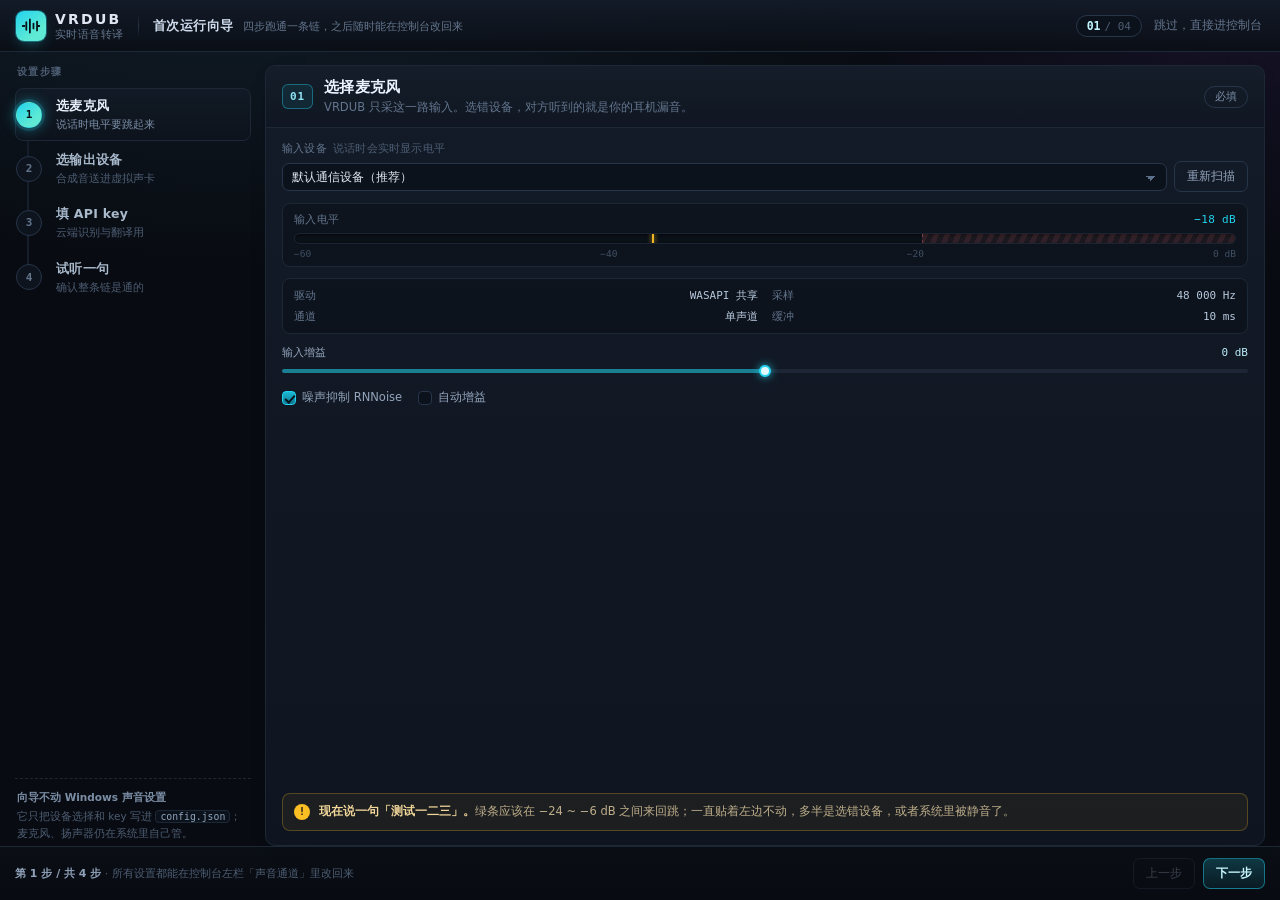
<file: vrdub/web/wizard.html>
<!doctype html>
<html lang="zh-CN">
<head>
<meta charset="utf-8">
<meta name="viewport" content="width=device-width, initial-scale=1">
<meta name="color-scheme" content="dark">
<title>VRDUB · 首次运行向导</title>
<style>
/* ============================================================
   VRDUB · 首次运行向导（单文件静态原型）
   设计变量与组件规则摘自 vrdub/web/style.css，未改动原文件
   ============================================================ */
:root{
  --bg:#080b11;
  --bg-grad:radial-gradient(1200px 600px at 18% -10%, #12202c 0%, transparent 60%),
            radial-gradient(900px 520px at 100% 0%, #161227 0%, transparent 55%);
  --panel:#0f1520;
  --panel-2:#131b28;
  --panel-3:#18212f;
  --line:#1d2836;
  --line-2:#27354a;
  --tx:#dfe7f2;
  --tx-2:#93a4bb;
  --tx-3:#63758d;
  --cy:#22d3ee;
  --cy-d:#0e7490;
  --pu:#a78bfa;
  --or:#fb923c;
  --ok:#34d399;
  --warn:#fbbf24;
  --err:#f87171;
  --mono:ui-monospace,"Cascadia Mono","Consolas","SF Mono",monospace;
  --sans:"Segoe UI","Microsoft YaHei UI","Microsoft YaHei",system-ui,sans-serif;
  --r:10px;
}
*{box-sizing:border-box}
html,body{height:100%}
body{
  margin:0;font-family:var(--sans);font-size:13px;color:var(--tx);
  background:var(--bg);background-image:var(--bg-grad);
  -webkit-font-smoothing:antialiased;overflow:hidden;
}
::selection{background:rgba(34,211,238,.28)}
button,select,input,textarea{font-family:inherit;font-size:inherit;color:inherit}
:focus-visible{outline:2px solid rgba(34,211,238,.6);outline-offset:1px}

/* ============ 骨架 ============ */
.wz{height:100%;display:flex;flex-direction:column;min-height:0}
.stepin{position:fixed;left:-60px;top:-60px;width:1px;height:1px;opacity:0;pointer-events:none}

/* ============ 顶栏 ============ */
.wz-top{
  flex:0 0 auto;display:flex;align-items:center;gap:14px;height:52px;padding:0 16px;
  border-bottom:1px solid var(--line);
  background:linear-gradient(180deg,rgba(19,27,40,.96),rgba(10,14,21,.92));
}
.brand{display:flex;align-items:center;gap:9px;min-width:0}
.logo{
  width:30px;height:30px;border-radius:8px;display:grid;place-items:center;color:#07131a;
  background:linear-gradient(140deg,var(--cy),#5eead4 70%);
  box-shadow:0 0 0 1px rgba(34,211,238,.35), 0 6px 16px -8px rgba(34,211,238,.9);
}
.brandtxt{display:flex;flex-direction:column;line-height:1.16}
.brandtxt b{font-size:14px;letter-spacing:.16em}
.brandtxt span{font-size:10.5px;color:var(--tx-3);letter-spacing:.04em}
.vline{display:block;width:1px;height:22px;background:linear-gradient(180deg,transparent,var(--line-2),transparent)}
.wztitle{display:flex;align-items:baseline;gap:9px;min-width:0}
.wztitle b{font-size:13px;font-weight:600;letter-spacing:.04em;color:#cfdced;white-space:nowrap}
.wztitle span{font-size:11px;color:var(--tx-3);white-space:nowrap;overflow:hidden;text-overflow:ellipsis}
.topright{margin-left:auto;display:flex;align-items:center;gap:10px}
.stepchip{
  align-items:baseline;gap:4px;
  font-family:var(--mono);font-variant-numeric:tabular-nums;font-size:11px;color:var(--tx-3);
  border:1px solid var(--line-2);background:#0c121b;border-radius:999px;padding:3px 10px;
}
.stepchip b{font-size:11.5px;font-weight:600;color:#bff5ff}
.stepchip em{font-style:normal;color:#4d5d73}
.skip{
  background:none;border:0;padding:4px 2px;cursor:pointer;
  font-size:11.5px;color:var(--tx-3);transition:color .14s;
}
.skip:hover{color:var(--tx)}

/* ============ 主体 ============ */
.wz-body{
  flex:1 1 auto;min-height:0;display:grid;
  grid-template-columns:236px minmax(0,1fr);
  gap:14px;padding:13px 15px 0;
}
.rail{display:flex;flex-direction:column;min-height:0}
.rhead{
  font-size:10px;font-weight:600;letter-spacing:.14em;text-transform:uppercase;
  color:#4d5d73;padding:0 0 9px 2px;
}
.rlist{position:relative;display:flex;flex-direction:column;gap:1px;padding-left:0}
.rltrack{
  position:absolute;left:12px;top:18px;bottom:18px;width:2px;border-radius:2px;
  background:#151e2a;overflow:hidden;
}
.rlprog{
  display:block;width:2px;height:6%;border-radius:2px;
  background:linear-gradient(180deg,rgba(34,211,238,.95),rgba(34,211,238,.22));
  box-shadow:0 0 9px rgba(34,211,238,.7);transition:height .28s cubic-bezier(.4,0,.2,1);
}
.rl{
  position:relative;display:flex;align-items:center;gap:10px;
  padding:9px 10px 9px 40px;border-radius:8px;cursor:pointer;
  border:1px solid transparent;transition:background .16s,border-color .16s;
}
.rl:hover{background:#0f1722;border-color:var(--line)}
.rdot{
  position:absolute;left:0;top:50%;transform:translateY(-50%);
  width:26px;height:26px;border-radius:50%;display:grid;place-items:center;
  font:600 11px/1 var(--mono);color:var(--tx-3);
  background:#0d141d;border:1px solid var(--line-2);
  transition:color .18s,background .18s,border-color .18s,box-shadow .18s;
}
.rtx{display:flex;flex-direction:column;gap:2px;min-width:0}
.rtx b{font-size:12.5px;font-weight:600;color:#a9bacd;letter-spacing:.02em;transition:color .16s}
.rtx i{font-style:normal;font-size:10.5px;color:#4d5d73;line-height:1.35}
.railnote{
  margin-top:auto;border-top:1px dashed var(--line);padding:10px 2px 4px;
  font-size:10.5px;line-height:1.6;color:#4d5d73;
}
.railnote b{display:block;color:#7b8ea6;font-weight:600;margin-bottom:3px;font-size:10.5px}
.railnote code{
  font-family:var(--mono);font-size:9.8px;color:#8fa4bd;
  background:#0c121b;border:1px solid var(--line);border-radius:4px;padding:0 4px;
}

/* ============ 右侧面板 ============ */
.wz-main{display:flex;min-width:0;min-height:0}
.pane{
  flex:1;min-height:0;flex-direction:column;overflow:hidden;
  background:linear-gradient(180deg,var(--panel-2),var(--panel));
  border:1px solid var(--line);border-radius:var(--r);
  box-shadow:0 1px 0 rgba(255,255,255,.02) inset, 0 6px 18px -12px rgba(0,0,0,.9);
}
.phd{
  flex:0 0 auto;display:flex;align-items:center;gap:11px;padding:12px 16px;
  border-bottom:1px solid var(--line);
  background:linear-gradient(180deg,#141d29,#101722);
}
.pnum{
  flex:0 0 auto;font:600 11px/1 var(--mono);letter-spacing:.08em;color:#8fe4f5;
  border:1px solid rgba(34,211,238,.4);background:rgba(34,211,238,.08);
  border-radius:6px;padding:6px 7px;
}
.ptx h1{margin:0;font-size:15px;font-weight:600;letter-spacing:.02em;color:#eaf3ff}
.ptx p{margin:2px 0 0;font-size:11.5px;line-height:1.4;color:var(--tx-3)}
.pflag{
  margin-left:auto;flex:0 0 auto;font-size:10.5px;color:#7b8ea6;
  border:1px solid var(--line-2);border-radius:999px;padding:3px 10px;white-space:nowrap;
}
.pbody{
  flex:1 1 auto;min-height:0;overflow:hidden;
  display:flex;flex-direction:column;gap:11px;padding:13px 16px 14px;
}

/* ============ 控件 ============ */
.field{display:flex;flex-direction:column;gap:5px;min-width:0}
.field>label{font-size:11px;color:var(--tx-3);letter-spacing:.02em;display:flex;gap:6px;align-items:baseline}
.field>label .hint{font-size:10.5px;color:#4d5d73}
.frow{display:flex;gap:7px;align-items:center;min-width:0}
.frow select{flex:1 1 auto;min-width:0}
.frow .btn{flex:0 0 auto}

select,input[type=text],input[type=password]{
  width:100%;min-width:0;
  background:#0c121b;border:1px solid var(--line-2);border-radius:7px;
  padding:6px 9px;color:var(--tx);font-size:12px;
  transition:border-color .14s,box-shadow .14s,background .14s;
}
select{
  appearance:none;padding-right:26px;cursor:pointer;
  background-image:linear-gradient(45deg,transparent 50%,#5d7089 50%),linear-gradient(135deg,#5d7089 50%,transparent 50%);
  background-position:calc(100% - 15px) 12px,calc(100% - 10px) 12px;
  background-size:5px 5px,5px 5px;background-repeat:no-repeat;
  white-space:nowrap;text-overflow:ellipsis;
}
select:hover,input:hover{border-color:#33455d;background-color:#0f1620}
select:focus,input:focus{border-color:rgba(34,211,238,.6);box-shadow:0 0 0 3px rgba(34,211,238,.12);outline:none}
option{background:#0c121b;color:var(--tx)}
input::placeholder{color:#42526a;letter-spacing:.02em}

.btn{
  display:inline-flex;align-items:center;justify-content:center;gap:6px;
  padding:6px 12px;border-radius:7px;cursor:pointer;user-select:none;
  border:1px solid var(--line-2);background:#16202e;color:var(--tx);
  font-size:12px;transition:.14s;white-space:nowrap;text-decoration:none;
}
.btn:hover{background:#1d2939;border-color:#34455c;transform:translateY(-1px)}
.btn:active{transform:translateY(0) scale(.99);background:#131c28}
.btn.primary{
  border-color:rgba(34,211,238,.45);
  background:linear-gradient(180deg,rgba(34,211,238,.22),rgba(34,211,238,.08));
  color:#c8f7ff;font-weight:600;
}
.btn.primary:hover{box-shadow:0 0 18px -6px rgba(34,211,238,.8);background:linear-gradient(180deg,rgba(34,211,238,.32),rgba(34,211,238,.12))}
.btn.ghost{background:transparent;color:var(--tx-2)}
.btn.ghost:hover{color:var(--tx);background:#161f2c}
.btn:disabled{opacity:.4;cursor:not-allowed;transform:none}
.btn.dis{opacity:.35;cursor:default;pointer-events:none}
.btn.finish{
  border-color:rgba(52,211,153,.55);
  background:linear-gradient(180deg,rgba(52,211,153,.22),rgba(52,211,153,.07));
  color:#d9fff1;font-weight:600;
}
.btn.finish:hover{box-shadow:0 0 18px -6px rgba(52,211,153,.8);background:linear-gradient(180deg,rgba(52,211,153,.32),rgba(52,211,153,.12))}
.btn.sm{padding:3px 8px;font-size:10.5px;border-radius:5px}

/* ============ 电平 ============ */
.meter{
  border:1px solid var(--line);border-radius:8px;padding:9px 11px 7px;
  background:rgba(10,15,22,.55);
}
.mhd{display:flex;justify-content:space-between;align-items:baseline;font-size:10.5px;color:var(--tx-3);letter-spacing:.03em;margin-bottom:6px}
.mhd b{font-family:var(--mono);font-variant-numeric:tabular-nums;font-size:11px;color:#a9bdd2;font-weight:500}
.mhd b.live{color:var(--cy)}
.track{
  position:relative;height:11px;border-radius:6px;overflow:hidden;
  background:#0b1119;border:1px solid #1a2432;
  box-shadow:inset 0 1px 3px rgba(0,0,0,.6);
}
.rzone{
  position:absolute;left:66.6667%;top:0;bottom:0;width:33.3333%;
  background:repeating-linear-gradient(115deg,rgba(248,113,113,.16) 0 5px,rgba(248,113,113,.07) 5px 10px);
  border-left:1px dashed rgba(248,113,113,.4);
}
.fill{
  position:absolute;left:0;top:0;bottom:0;width:0;border-radius:6px;
  background:linear-gradient(90deg,#0b6f86,#22d3ee 85%);
  box-shadow:0 0 12px rgba(34,211,238,.45);
  animation:micmove 3.4s ease-in-out infinite;
}
.gate{
  position:absolute;top:-2px;bottom:-2px;width:2px;left:38%;
  background:var(--warn);border-radius:2px;
  box-shadow:0 0 5px rgba(251,191,36,.85);opacity:.95;
}
.scale{display:flex;justify-content:space-between;margin-top:5px;font:9.5px/1 var(--mono);color:#3f4f64}
@keyframes micmove{
  0%{width:18%} 6%{width:34%} 11%{width:27%} 17%{width:56%} 22%{width:48%}
  28%{width:63%} 34%{width:31%} 40%{width:52%} 46%{width:44%} 52%{width:24%}
  58%{width:58%} 64%{width:39%} 70%{width:61%} 76%{width:29%} 82%{width:47%}
  88%{width:35%} 94%{width:22%} 100%{width:18%}
}

/* ============ 键值 / 复选 ============ */
.kvgrid{
  display:grid;grid-template-columns:1fr 1fr;gap:6px 14px;
  border:1px solid var(--line);border-radius:8px;padding:9px 11px;
  background:rgba(10,15,22,.55);
}
.kvgrid>div{display:flex;align-items:baseline;gap:7px;min-width:0;font-size:11px;color:var(--tx-3)}
.kvgrid b{
  margin-left:auto;font:500 11px/1.3 var(--mono);color:#b7c8dc;
  white-space:nowrap;overflow:hidden;text-overflow:ellipsis;
}
.checkrow{display:flex;flex-wrap:wrap;gap:6px 16px}
.chk{display:inline-flex;align-items:center;gap:6px;font-size:11.5px;color:var(--tx-2);cursor:pointer;user-select:none}
.chk input{
  appearance:none;width:14px;height:14px;border-radius:4px;margin:0;
  border:1px solid var(--line-2);background:#0c121b;cursor:pointer;position:relative;transition:.14s;
}
.chk input:checked{background:linear-gradient(180deg,#1bb9d4,#0e7490);border-color:#22d3ee}
.chk input:checked::after{
  content:"";position:absolute;left:4px;top:1px;width:4px;height:8px;
  border:solid #04141b;border-width:0 2px 2px 0;transform:rotate(42deg);
}
.chk input:hover{border-color:#3a4d66}

/* ============ 滑杆 ============ */
.prow{display:flex;flex-direction:column;gap:3px}
.phead{display:flex;justify-content:space-between;align-items:baseline;font-size:11px;color:var(--tx-2)}
.phead b{font-family:var(--mono);font-variant-numeric:tabular-nums;font-size:11px;color:#b9ecf7;font-weight:500}
input[type=range]{appearance:none;width:100%;height:16px;background:transparent;margin:0;cursor:pointer}
input[type=range]::-webkit-slider-runnable-track{
  height:4px;border-radius:3px;
  background:linear-gradient(90deg,rgba(34,211,238,.55) 0%,rgba(34,211,238,.55) var(--p,50%),#1c2634 var(--p,50%),#1c2634 100%);
}
input[type=range]::-webkit-slider-thumb{
  appearance:none;width:12px;height:12px;border-radius:50%;margin-top:-4px;
  background:#dff9ff;border:2px solid #22d3ee;
  box-shadow:0 0 8px rgba(34,211,238,.8);transition:transform .12s;
}
input[type=range]:hover::-webkit-slider-thumb{transform:scale(1.15)}
input[type=range]:active::-webkit-slider-thumb{transform:scale(1.25);background:#fff}
input[type=range]::-moz-range-track{height:4px;border-radius:3px;background:#1c2634}
input[type=range]::-moz-range-progress{height:4px;border-radius:3px;background:rgba(34,211,238,.55)}
input[type=range]::-moz-range-thumb{width:12px;height:12px;border:2px solid #22d3ee;border-radius:50%;background:#dff9ff}

/* ============ 音色胶囊 ============ */
.voicechips{display:flex;flex-wrap:wrap;gap:6px}
.vchip{
  display:flex;align-items:baseline;gap:5px;
  padding:4px 9px;border-radius:7px;cursor:pointer;
  border:1px solid var(--line-2);background:#111a26;color:var(--tx-2);font-size:11px;
  transition:transform .12s,background .14s,border-color .14s;
}
.vchip b{font:600 11.5px/1 var(--mono);color:#9fd8e6}
.vchip span{color:var(--tx-3);font-size:10.5px;max-width:76px;overflow:hidden;text-overflow:ellipsis;white-space:nowrap}
.vchip:hover{background:#18222f;border-color:#33455d;transform:translateY(-1px)}
.vchip.on{border-color:rgba(34,211,238,.6);background:rgba(34,211,238,.13)}
.vchip.on b{color:#eafcff}
.vchip.on span{color:#8fe4f5}

/* ============ 写入轨迹波形 ============ */
.wavewrap{display:flex;align-items:center;gap:10px}
.wavelbl{flex:none;font-size:10.5px;color:var(--tx-3);letter-spacing:.05em}
.wave{flex:1;display:flex;align-items:flex-end;gap:2px;height:26px}
.wave i{flex:1;min-width:2px;border-radius:1px 1px 0 0;height:34%;
  background:linear-gradient(180deg,rgba(34,211,238,.9),rgba(34,211,238,.12))}
.wave i:nth-child(2n){height:56%}
.wave i:nth-child(3n){height:84%}
.wave i:nth-child(4n){height:42%}
.wave i:nth-child(5n){height:68%}
.wave i:nth-child(7n){height:22%}
.wave i:nth-child(11n){height:96%}

/* ============ 提示条 ============ */
.tip{
  display:flex;gap:9px;align-items:flex-start;margin-top:auto;
  border:1px solid rgba(251,191,36,.26);background:rgba(251,191,36,.055);
  border-radius:8px;padding:9px 11px;font-size:11.5px;line-height:1.55;color:#bfae8b;
}
.tip p{margin:0}
.tip b{color:#f2d79a;font-weight:600}
.tip i{
  flex:0 0 auto;width:16px;height:16px;margin-top:1px;border-radius:50%;
  display:grid;place-items:center;font:700 10px/1 var(--mono);font-style:normal;
  color:#0a0e14;background:var(--warn);
}
.tip.ok{border-color:rgba(52,211,153,.28);background:rgba(52,211,153,.06);color:#93b8a8}
.tip.ok b{color:#a7f3d0}
.tip.ok i{background:var(--ok)}

/* ============ 走线图 ============ */
.flow{display:flex;align-items:stretch;gap:5px}
.fnode{
  flex:1 1 0;min-width:0;border:1px solid var(--line);border-radius:8px;
  padding:8px 9px;background:linear-gradient(180deg,#111a25,#0d131c);
}
.fnode span{display:block;font-size:10px;letter-spacing:.05em;color:var(--tx-3);white-space:nowrap;overflow:hidden;text-overflow:ellipsis}
.fnode b{display:block;margin-top:4px;font:500 11px/1.35 var(--mono);color:#a8c0d8;white-space:nowrap;overflow:hidden;text-overflow:ellipsis}
.fnode.hot{
  border-color:rgba(34,211,238,.45);
  background:linear-gradient(180deg,rgba(34,211,238,.12),rgba(34,211,238,.03));
  box-shadow:0 0 22px -14px rgba(34,211,238,.95);
}
.fnode.hot span{color:#79dcf0}
.fnode.hot b{color:#dff9ff}
.fnode.ok{border-color:rgba(52,211,153,.35);background:linear-gradient(180deg,rgba(52,211,153,.10),rgba(52,211,153,.03))}
.fnode.ok span{color:#6fbfa0}
.fnode.ok b{color:#d9fff1}
.farr{flex:0 0 auto;display:grid;place-items:center;color:#33455d;font-style:normal;font-size:12px}

/* ============ 说明卡 ============ */
.infogrid{display:grid;grid-template-columns:1fr 1fr;gap:10px}
.icard{
  border:1px solid var(--line);border-radius:8px;padding:9px 11px;
  background:linear-gradient(180deg,#111a25,#0d131c);min-width:0;
}
.icard>span{display:block;font-size:10px;letter-spacing:.08em;color:#4d5d73;margin-bottom:5px}
.icard b{display:block;font:500 11.5px/1.4 var(--mono);color:#c3d6ea;word-break:break-all}
.icard p{margin:4px 0 0;font-size:10.5px;line-height:1.5;color:#4d5d73}

/* ============ 状态行 ============ */
.srow{display:flex;align-items:center;gap:10px;min-width:0}
.stat{
  display:inline-flex;align-items:center;gap:6px;flex:0 0 auto;
  border:1px solid var(--line-2);background:#0c121b;border-radius:999px;
  padding:4px 10px;font-size:11px;color:var(--tx-2);transition:.2s;
}
.sdot{width:7px;height:7px;border-radius:50%;background:var(--tx-3);transition:.2s}
.sref{margin-left:auto;font-size:10.5px;color:#4d5d73;white-space:nowrap;overflow:hidden;text-overflow:ellipsis}

/* ============ 试听 ============ */
.trycard{
  display:flex;align-items:center;gap:16px;
  border:1px solid var(--line);border-radius:9px;padding:12px 14px;
  background:linear-gradient(180deg,#111a25,#0d131c);
}
.tryleft{display:flex;align-items:center;gap:12px;min-width:0;flex:1 1 auto}
.btn.play{
  flex:0 0 auto;padding:9px 14px;font-size:12.5px;font-weight:600;border-radius:8px;
  border-color:rgba(34,211,238,.5);color:#c8f7ff;
  background:linear-gradient(180deg,rgba(34,211,238,.24),rgba(34,211,238,.09));
  box-shadow:0 0 22px -14px rgba(34,211,238,.95);
}
.btn.play:hover{box-shadow:0 0 22px -8px rgba(34,211,238,.9);background:linear-gradient(180deg,rgba(34,211,238,.34),rgba(34,211,238,.13))}
.trytx{min-width:0}
.trytx b{display:block;font-size:13.5px;font-weight:600;color:#e9f3ff;letter-spacing:.01em;
  white-space:nowrap;overflow:hidden;text-overflow:ellipsis}
.trytx span{display:block;margin-top:3px;font-size:11px;color:var(--tx-3);
  white-space:nowrap;overflow:hidden;text-overflow:ellipsis}
.trynum{
  flex:0 0 auto;display:flex;gap:18px;padding-left:16px;
  border-left:1px dashed var(--line);
}
.numbox{display:flex;flex-direction:column;gap:5px;min-width:78px}
.latk{font-size:10px;letter-spacing:.1em;color:var(--tx-3);white-space:nowrap}
.nv{display:flex;align-items:baseline;gap:4px}
.latv{
  font-family:var(--mono);font-variant-numeric:tabular-nums;
  font-size:26px;line-height:1;font-weight:600;letter-spacing:-.02em;
  color:#eaf6ff;text-shadow:0 0 22px rgba(34,211,238,.26);
}
.latv.dash{color:#3b4a5f;text-shadow:none;font-size:24px}
.latu{font-size:10.5px;color:var(--tx-3);font-family:var(--mono)}

/* ============ 底栏 ============ */
.wz-foot{
  flex:0 0 auto;display:flex;align-items:center;gap:12px;
  padding:11px 15px;border-top:1px solid var(--line);
  background:linear-gradient(180deg,rgba(12,17,25,.5),rgba(8,11,17,.92));
}
.fg{flex:1;align-items:center;gap:12px;min-width:0}
.ftxt{font-size:11px;line-height:1.45;color:#4d5d73;min-width:0;
  white-space:nowrap;overflow:hidden;text-overflow:ellipsis}
.ftxt b{color:#8fa1b8;font-weight:600}
.fbtns{margin-left:auto;display:flex;align-items:center;gap:8px;flex:0 0 auto}

/* ============ 步骤切换（纯 CSS） ============ */
.g1,.g2,.g3,.g4{display:none}
#s1:checked ~ * .g1,
#s2:checked ~ * .g2,
#s3:checked ~ * .g3,
#s4:checked ~ * .g4{display:flex}

/* 步骤条：当前 / 已完成 */
#s1:checked ~ .wz-body .rl1,
#s2:checked ~ .wz-body .rl2,
#s3:checked ~ .wz-body .rl3,
#s4:checked ~ .wz-body .rl4{background:linear-gradient(180deg,#111a25,#0d131c);border-color:var(--line)}
#s1:checked ~ .wz-body .rl1 .rdot,
#s2:checked ~ .wz-body .rl2 .rdot,
#s3:checked ~ .wz-body .rl3 .rdot,
#s4:checked ~ .wz-body .rl4 .rdot{
  color:#07131a;border-color:transparent;
  background:linear-gradient(140deg,var(--cy),#5eead4 70%);
  box-shadow:0 0 0 3px rgba(34,211,238,.15),0 0 14px rgba(34,211,238,.55);
}
#s1:checked ~ .wz-body .rl1 .rtx b,
#s2:checked ~ .wz-body .rl2 .rtx b,
#s3:checked ~ .wz-body .rl3 .rtx b,
#s4:checked ~ .wz-body .rl4 .rtx b{color:#eaf3ff}
#s1:checked ~ .wz-body .rl1 .rtx i,
#s2:checked ~ .wz-body .rl2 .rtx i,
#s3:checked ~ .wz-body .rl3 .rtx i,
#s4:checked ~ .wz-body .rl4 .rtx i{color:#7b8ea6}

#s2:checked ~ .wz-body .rl1 .rdot,
#s3:checked ~ .wz-body .rl1 .rdot,
#s3:checked ~ .wz-body .rl2 .rdot,
#s4:checked ~ .wz-body .rl1 .rdot,
#s4:checked ~ .wz-body .rl2 .rdot,
#s4:checked ~ .wz-body .rl3 .rdot{
  color:#5eead4;border-color:rgba(52,211,153,.4);background:rgba(52,211,153,.07);
}
#s2:checked ~ .wz-body .rl1 .rtx b,
#s3:checked ~ .wz-body .rl1 .rtx b,
#s3:checked ~ .wz-body .rl2 .rtx b,
#s4:checked ~ .wz-body .rl1 .rtx b,
#s4:checked ~ .wz-body .rl2 .rtx b,
#s4:checked ~ .wz-body .rl3 .rtx b{color:#93a4bb}

#s1:checked ~ .wz-body .rlprog{height:8%}
#s2:checked ~ .wz-body .rlprog{height:38%}
#s3:checked ~ .wz-body .rlprog{height:68%}
#s4:checked ~ .wz-body .rlprog{height:96%}

/* 第四步：试听前后两态（纯 CSS，无脚本） */
.v1,.t1{display:none}
#tried:checked ~ .pbody .v0,
#tried:checked ~ .pbody .t0{display:none}
#tried:checked ~ .pbody .v1{display:inline}
#tried:checked ~ .pbody .t1{display:inline}
#tried:checked ~ .pbody .stat{
  border-color:rgba(52,211,153,.45);color:#a7f3d0;background:rgba(52,211,153,.08);
}
#tried:checked ~ .pbody .sdot{background:var(--ok);box-shadow:0 0 9px rgba(52,211,153,.9)}
#tried:checked ~ .pbody .trycard{border-color:rgba(34,211,238,.35)}

@media (max-width:900px){
  body{overflow:auto}
  .wz{height:auto;min-height:100%}
  .wz-body{grid-template-columns:1fr}
  .rail{order:2}
  .railnote{margin-top:10px}
}
</style>
</head>
<body>
<div class="wz">

  <input class="stepin" type="radio" name="wz" id="s1" checked>
  <input class="stepin" type="radio" name="wz" id="s2">
  <input class="stepin" type="radio" name="wz" id="s3">
  <input class="stepin" type="radio" name="wz" id="s4">

  <!-- ===================== 顶栏 ===================== -->
  <header class="wz-top">
    <div class="brand">
      <div class="logo" aria-hidden="true">
        <svg viewBox="0 0 32 32" width="22" height="22" fill="none" stroke="currentColor" stroke-width="2.6" stroke-linecap="round">
          <path d="M4 16h2.4M9.2 10.5v11M14.4 6.5v19M19.6 12.5v7M24.8 9.5v13M28 16h-2.4"/>
        </svg>
      </div>
      <div class="brandtxt"><b>VRDUB</b><span>实时语音转译</span></div>
    </div>
    <i class="vline" aria-hidden="true"></i>
    <div class="wztitle">
      <b>首次运行向导</b>
      <span>四步跑通一条链，之后随时能在控制台改回来</span>
    </div>
    <div class="topright">
      <span class="stepchip g1"><b>01</b><em>/ 04</em></span>
      <span class="stepchip g2"><b>02</b><em>/ 04</em></span>
      <span class="stepchip g3"><b>03</b><em>/ 04</em></span>
      <span class="stepchip g4"><b>04</b><em>/ 04</em></span>
      <button class="skip" type="button" title="保留默认值，直接打开控制台">跳过，直接进控制台</button>
    </div>
  </header>

  <!-- ===================== 左步骤条 + 右内容 ===================== -->
  <div class="wz-body">

    <aside class="rail">
      <div class="rhead">设置步骤</div>
      <div class="rlist">
        <i class="rltrack" aria-hidden="true"><b class="rlprog"></b></i>

        <label class="rl rl1" for="s1">
          <span class="rdot">1</span>
          <span class="rtx"><b>选麦克风</b><i>说话时电平要跳起来</i></span>
        </label>
        <label class="rl rl2" for="s2">
          <span class="rdot">2</span>
          <span class="rtx"><b>选输出设备</b><i>合成音送进虚拟声卡</i></span>
        </label>
        <label class="rl rl3" for="s3">
          <span class="rdot">3</span>
          <span class="rtx"><b>填 API key</b><i>云端识别与翻译用</i></span>
        </label>
        <label class="rl rl4" for="s4">
          <span class="rdot">4</span>
          <span class="rtx"><b>试听一句</b><i>确认整条链是通的</i></span>
        </label>
      </div>

      <div class="railnote">
        <b>向导不动 Windows 声音设置</b>
        它只把设备选择和 key 写进 <code>config.json</code>；麦克风、扬声器仍在系统里自己管。
      </div>
    </aside>

    <main class="wz-main">

      <!-- ---------- ① 麦克风 ---------- -->
      <section class="pane g1">
        <div class="phd">
          <span class="pnum">01</span>
          <div class="ptx">
            <h1>选择麦克风</h1>
            <p>VRDUB 只采这一路输入。选错设备，对方听到的就是你的耳机漏音。</p>
          </div>
          <span class="pflag">必填</span>
        </div>
        <div class="pbody">
          <div class="field">
            <label for="micSel">输入设备 <span class="hint">说话时会实时显示电平</span></label>
            <div class="frow">
              <select id="micSel">
                <option selected>默认通信设备（推荐）</option>
                <option>麦克风 (Realtek(R) Audio)</option>
                <option>麦克风阵列 (Intel Smart Sound)</option>
                <option>Blue Yeti (USB Audio)</option>
                <option>立体声混音（含系统音，慎选）</option>
              </select>
              <button class="btn ghost" type="button" title="重新枚举系统录音设备">重新扫描</button>
            </div>
          </div>

          <div class="meter">
            <div class="mhd"><span>输入电平</span><b class="live">−18 dB</b></div>
            <div class="track">
              <div class="rzone"></div>
              <div class="fill"></div>
              <i class="gate"></i>
            </div>
            <div class="scale"><span>−60</span><span>−40</span><span>−20</span><span>0 dB</span></div>
          </div>

          <div class="kvgrid">
            <div><span>驱动</span><b>WASAPI 共享</b></div>
            <div><span>采样</span><b>48 000 Hz</b></div>
            <div><span>通道</span><b>单声道</b></div>
            <div><span>缓冲</span><b>10 ms</b></div>
          </div>

          <div class="prow">
            <div class="phead"><span>输入增益</span><b>0 dB</b></div>
            <input type="range" min="-12" max="12" value="0" style="--p:50%" aria-label="输入增益">
          </div>

          <div class="checkrow">
            <label class="chk"><input type="checkbox" checked>噪声抑制 RNNoise</label>
            <label class="chk"><input type="checkbox">自动增益</label>
          </div>

          <div class="tip">
            <i>!</i>
            <p><b>现在说一句「测试一二三」。</b>绿条应该在 −24 ~ −6 dB 之间来回跳；一直贴着左边不动，多半是选错设备，或者系统里被静音了。</p>
          </div>
        </div>
      </section>

      <!-- ---------- ② 输出设备 ---------- -->
      <section class="pane g2">
        <div class="phd">
          <span class="pnum">02</span>
          <div class="ptx">
            <h1>选择输出设备</h1>
            <p>合成出来的声音写进虚拟声卡，VRChat 再从虚拟声卡把它当成麦克风取走。</p>
          </div>
          <span class="pflag">推荐 CABLE Input</span>
        </div>
        <div class="pbody">
          <div class="field">
            <label for="outSel">输出设备 <span class="hint">已自动选中已安装的虚拟声卡</span></label>
            <div class="frow">
              <select id="outSel">
                <option selected>CABLE Input (VB-Audio Virtual Cable)</option>
                <option>VoiceMeeter Input (VB-Audio VoiceMeeter VAIO)</option>
                <option>扬声器 (Realtek(R) Audio)</option>
                <option>耳机 (USB Audio)</option>
              </select>
              <button class="btn ghost" type="button" title="重新枚举系统播放设备">刷新设备</button>
            </div>
          </div>

          <div class="flow">
            <div class="fnode"><span>VRDUB 合成</span><b>48 kHz · 单声道</b></div>
            <i class="farr">→</i>
            <div class="fnode hot"><span>写进这里</span><b>CABLE Input</b></div>
            <i class="farr">→</i>
            <div class="fnode ok"><span>VRChat 麦克风</span><b>CABLE Output</b></div>
          </div>

          <div class="kvgrid">
            <div><span>虚拟声卡</span><b>已检测</b></div>
            <div><span>版本</span><b>v1.0.3.7</b></div>
            <div><span>采样</span><b>48 000 Hz</b></div>
            <div><span>通道</span><b>立体声</b></div>
          </div>

          <div class="prow">
            <div class="phead"><span>写进声卡的音量</span><b>78%</b></div>
            <input type="range" min="0" max="100" value="78" style="--p:78%" aria-label="输出音量">
          </div>

          <div class="checkrow">
            <label class="chk"><input type="checkbox">独占模式 WASAPI Exclusive</label>
            <label class="chk"><input type="checkbox" checked>启动时自动挂载虚拟声卡</label>
          </div>

          <div class="tip">
            <i>!</i>
            <p><b>VRChat 里的麦克风要选 CABLE Output。</b>改完在 VRChat 设置里点一次「刷新麦克风列表」，否则它还在用旧的默认设备，对方什么都听不到。</p>
          </div>
        </div>
      </section>

      <!-- ---------- ③ API key ---------- -->
      <section class="pane g3">
        <div class="phd">
          <span class="pnum">03</span>
          <div class="ptx">
            <h1>填 API key</h1>
            <p>云端识别、翻译、定稿精修共用这一把 key。先跳过也行，本地模型照样跑。</p>
          </div>
          <span class="pflag">可跳过</span>
        </div>
        <div class="pbody">
          <div class="field">
            <label for="apSvc">服务商</label>
            <select id="apSvc">
              <option selected>阿里云百炼 · DashScope 兼容模式（推荐）</option>
              <option>阿里云百炼 · 国际站</option>
              <option>自建反代 / 中转站</option>
            </select>
          </div>

          <div class="field">
            <label for="apKey">API key <span class="hint">形如 sk 开头的一长串</span></label>
            <div class="frow">
              <input id="apKey" type="password" value="" placeholder="sk-xxxxxxxxxxxxxxxxxxxxxxxx，粘贴完整字符串" autocomplete="off" spellcheck="false">
              <button class="btn ghost" type="button" title="切换明文显示，确认贴对了没有">显示</button>
            </div>
          </div>

          <div class="infogrid">
            <div class="icard">
              <span>存在哪</span>
              <b>%LOCALAPPDATA%\VRDub\config\settings.json</b>
              <p>明文，只在本机；向导结束前不会拿它联网校验。</p>
            </div>
            <div class="icard">
              <span>不填会怎样</span>
              <b>本地 ASR + 本地翻译</b>
              <p>能跑通，精度和首包时间各差一档，云端精修自动关闭。</p>
            </div>
          </div>

          <div class="srow">
            <span class="stat"><i class="sdot"></i>未验证</span>
            <button class="btn ghost sm" type="button" disabled title="先填入 key 才能测试">测试连接</button>
            <span class="sref">填完点一下，能省掉后面排查的时间</span>
          </div>

          <div class="tip">
            <i>!</i>
            <p><b>在服务商后台点 Copy，回到这里 Ctrl+V。</b>前后空格和误带的 Bearer 前缀会被自动清掉；共用一台机器时，退出前记得把 key 删干净。</p>
          </div>
        </div>
      </section>

      <!-- ---------- ④ 试听 ---------- -->
      <section class="pane g4">
        <input class="stepin" type="checkbox" id="tried">
        <div class="phd">
          <span class="pnum">04</span>
          <div class="ptx">
            <h1>说一句试试听</h1>
            <p>点「试听」让 VRDUB 合成一句日语，确认声音真的进了虚拟声卡。</p>
          </div>
          <span class="pflag">最后一步</span>
        </div>
        <div class="pbody">
          <div class="trycard">
            <div class="tryleft">
              <label class="btn play" for="tried" title="合成一句日语并写入输出设备">
                <svg viewBox="0 0 24 24" width="13" height="13" fill="currentColor" aria-hidden="true"><path d="M8 5v14l11-7z"/></svg>
                <span class="t0">试听一句</span><span class="t1">再听一次</span>
              </label>
              <div class="trytx">
                <b>こんにちは、聞こえますか？</b>
                <span>你好，能听见吗？· 日语 · 语速 1.0× · 音色 t3（克隆）</span>
              </div>
            </div>
            <div class="trynum">
              <div class="numbox">
                <span class="latk">延迟 · 到出声</span>
                <span class="nv"><span class="latv dash v0">—</span><span class="latv v1">468</span><span class="latu">ms</span></span>
              </div>
              <div class="numbox">
                <span class="latk">首包 · 第一个音</span>
                <span class="nv"><span class="latv dash v0">—</span><span class="latv v1">181</span><span class="latu">ms</span></span>
              </div>
            </div>
          </div>

          <div class="wavewrap">
            <span class="wavelbl">写入轨迹</span>
            <div class="wave" aria-hidden="true"><i></i><i></i><i></i><i></i><i></i><i></i><i></i><i></i><i></i><i></i><i></i><i></i><i></i><i></i><i></i><i></i><i></i><i></i><i></i><i></i><i></i><i></i><i></i><i></i><i></i><i></i><i></i><i></i><i></i><i></i></div>
          </div>

          <div class="srow">
            <span class="stat"><i class="sdot"></i><span class="t0">未试听</span><span class="t1">合成正常 · 已写入 CABLE Input</span></span>
            <span class="sref">参考区间 延迟 300–600 ms · 首包 120–260 ms</span>
          </div>

          <div class="voicechips">
            <button class="vchip on" type="button"><b>t3</b><span>克隆音色 · 默认</span></button>
            <button class="vchip" type="button"><b>t1</b><span>音色 1</span></button>
            <button class="vchip" type="button"><b>t2</b><span>音色 2</span></button>
            <button class="vchip" type="button"><b>t4</b><span>音色 4</span></button>
          </div>

          <div class="kvgrid">
            <div><span>输出目标</span><b>CABLE Input</b></div>
            <div><span>引擎</span><b>TTS · 云端 tts-plus</b></div>
            <div><span>语速</span><b>1.0×</b></div>
            <div><span>格式</span><b>48 kHz · 16 bit</b></div>
          </div>

          <div class="tip">
            <i>!</i>
            <p><b>听不到声音？</b>先看 Windows 音量合成器里 VRDUB 有没有电平，再确认 VRChat 麦克风选的是 CABLE Output。两步都对还是没有，就回第 ② 步换个输出设备。</p>
          </div>
        </div>
      </section>

    </main>
  </div>

  <!-- ===================== 底栏 ===================== -->
  <footer class="wz-foot">
    <div class="fg g1">
      <div class="ftxt"><b>第 1 步 / 共 4 步</b> · 所有设置都能在控制台左栏「声音通道」里改回来</div>
      <div class="fbtns">
        <span class="btn ghost dis">上一步</span>
        <label class="btn primary" for="s2">下一步</label>
      </div>
    </div>

    <div class="fg g2">
      <div class="ftxt"><b>第 2 步 / 共 4 步</b> · 虚拟声卡没装的话，先去 vb-audio.com 装 VB-Cable</div>
      <div class="fbtns">
        <label class="btn ghost" for="s1">上一步</label>
        <label class="btn primary" for="s3">下一步</label>
      </div>
    </div>

    <div class="fg g3">
      <div class="ftxt"><b>第 3 步 / 共 4 步</b> · key 只写本机配置文件，向导不校验、不上报</div>
      <div class="fbtns">
        <label class="btn ghost" for="s2">上一步</label>
        <label class="btn primary" for="s4">下一步</label>
      </div>
    </div>

    <div class="fg g4">
      <div class="ftxt"><b>第 4 步 / 共 4 步</b> · 完成后打开控制台，验证完再按「开始转译」</div>
      <div class="fbtns">
        <label class="btn ghost" for="s3">上一步</label>
        <label class="btn finish" for="s1" title="结束向导，进入控制台">完成</label>
      </div>
    </div>
  </footer>

</div>
</body>
</html>
</file>
